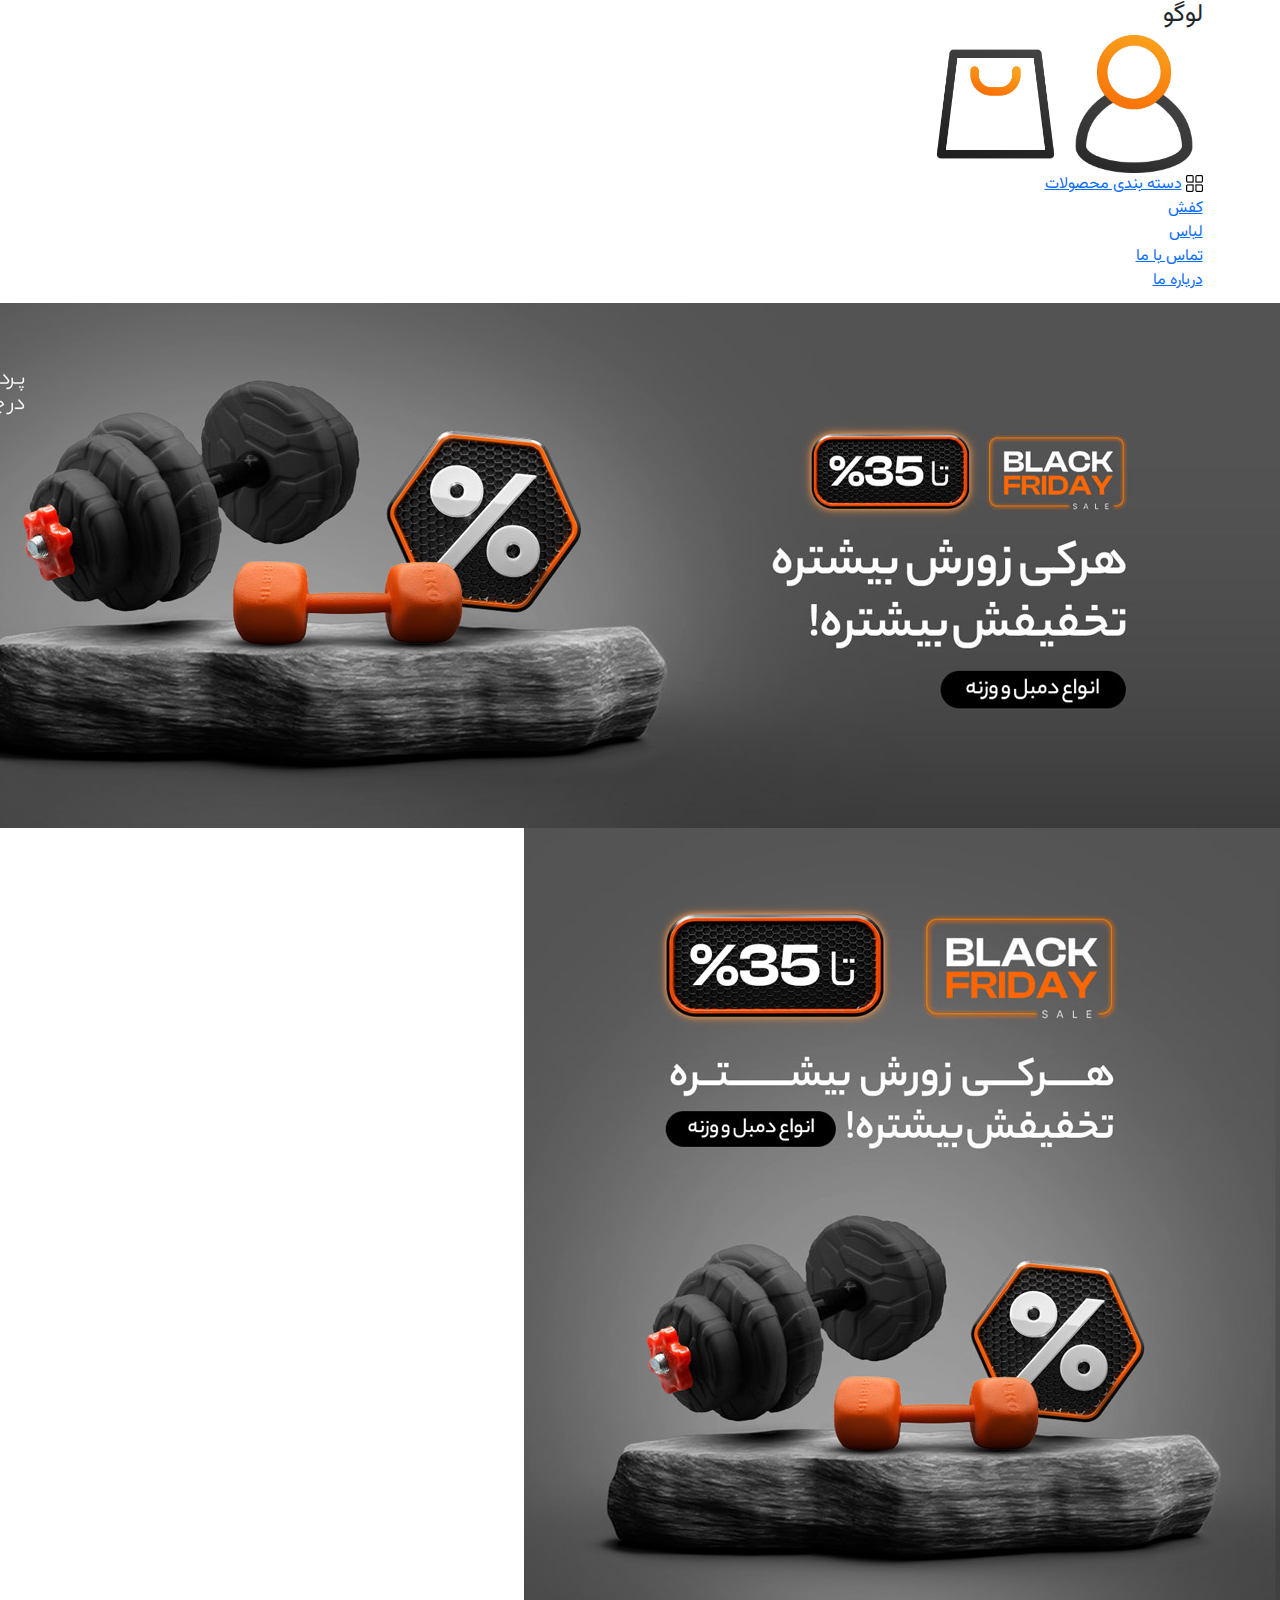
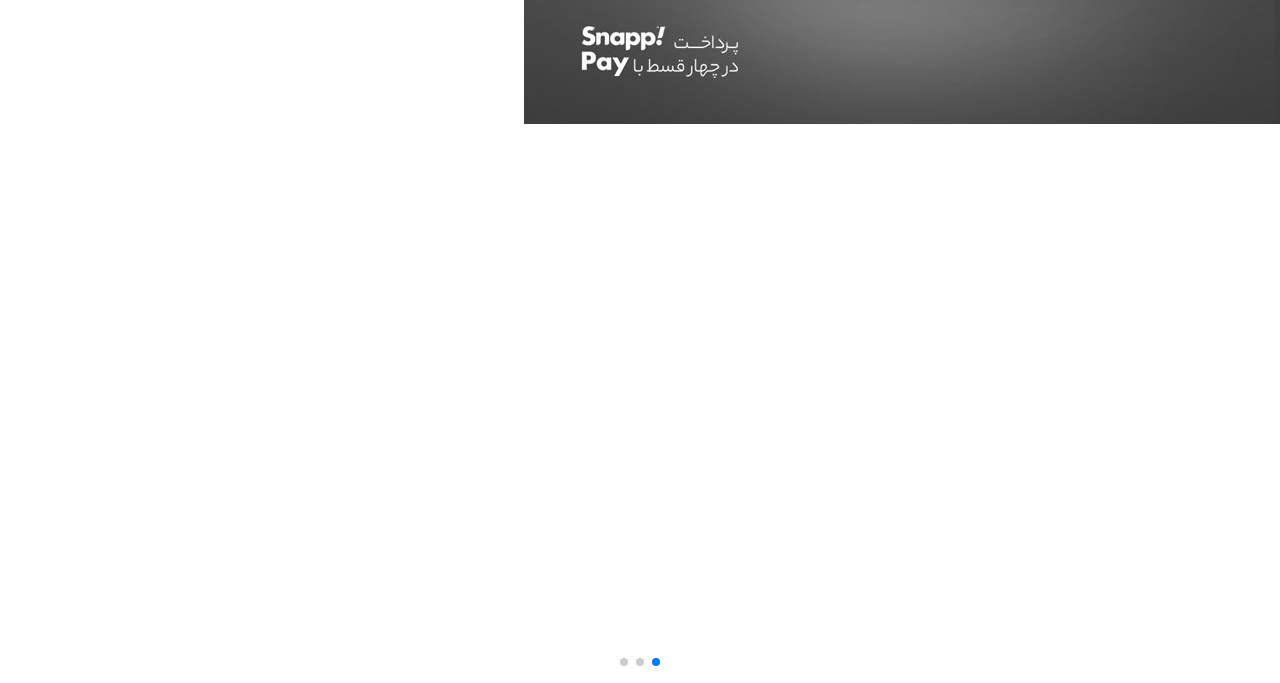
<file: index.html>
<!DOCTYPE html>
<html lang="fa" dir="rtl">

<head>
    <meta charset="UTF-8">
    <meta name="viewport" content="width=device-width, initial-scale=1.0">
    <title>Sport Website</title>
    <link rel="stylesheet" href="styles/reset.css">
    <link rel="stylesheet" href="styles/fonts.css">
    <link rel="stylesheet" href="styles/bootstrap.min.css">
    <link rel="stylesheet" href="styles/style.css">
    <link rel="stylesheet" href="styles/responsive.css">
    <link rel="stylesheet" href="styles/swiper-bundle.min.css">
</head>

<body>

    <!--==== Header ==== -->
    <header class="header">

        <div class="container">
            <!-- Top Header -->
            <section class="header-top">
                <h1 class="header-logo">لوگو</h1>

                <div class="header-user">
                    <img src="images/profile.png" alt="user profile" class="header-user__icon">
                    <img src="images/bag.png" alt="user bag" class="header-user__icon">
                </div>

                <!-- Mobile Menu -->
                <div class="header-toggle">
                    <span class="header-toggle__line"></span>
                </div>
            </section>

            <!--==== Navogation ====-->
            <nav class="nav">
                <ul class="header-list">
                    <li class="header-list-item">
                        <img src="images/category.png" alt="category" class="header-list-icon">
                        <a href="#" class="header-list__link">دسته بندی محصولات</a>
                    </li>
                    <li class="header-list-item"><a href="#" class="header-list__link">کفش</a></li>
                    <li class="header-list-item"><a href="#" class="header-list__link">لباس</a></li>
                    <li class="header-list-item"><a href="#" class="header-list__link">تماس با ما</a></li>
                    <li class="header-list-item"><a href="#" class="header-list__link">درباره ما</a></li>
                </ul>
            </nav>

        </div>

        <!-- Home -->
        <section class="home">
            <div class="swiper">
                <div class="swiper-wrapper  home-slider">
                    <div class="swiper-slide">
                        <img src="images/home01.jpg" alt="" class="home-slider__img desktop">
                        <img src="images/home-mobile01.jpg" alt="" class="home-slider__img mobile">
                    </div>
                    <div class="swiper-slide">
                        <img src="images/home02.jpg" alt="" class="home-slider__img desktop">
                        <img src="images/home-mobile02.jpg" alt="" class="home-slider__img mobile">
                    </div>
                    <div class="swiper-slide">
                        <img src="images/home03.jpg" alt="" class="home-slider__img desktop">
                        <img src="images/home-mobile03.jpg" alt="" class="home-slider__img mobile">
                    </div>
                </div>

                <div class="swiper-pagination"></div>
            </div>
        </section>


    </header>

    <div class="overlay"></div>

    <script src="js/scripts.js"></script>
    <script src="js/swiper-bundle.min.js"></script>
    <script src="js/swiper.js"></script>
</body>

</html>
</file>
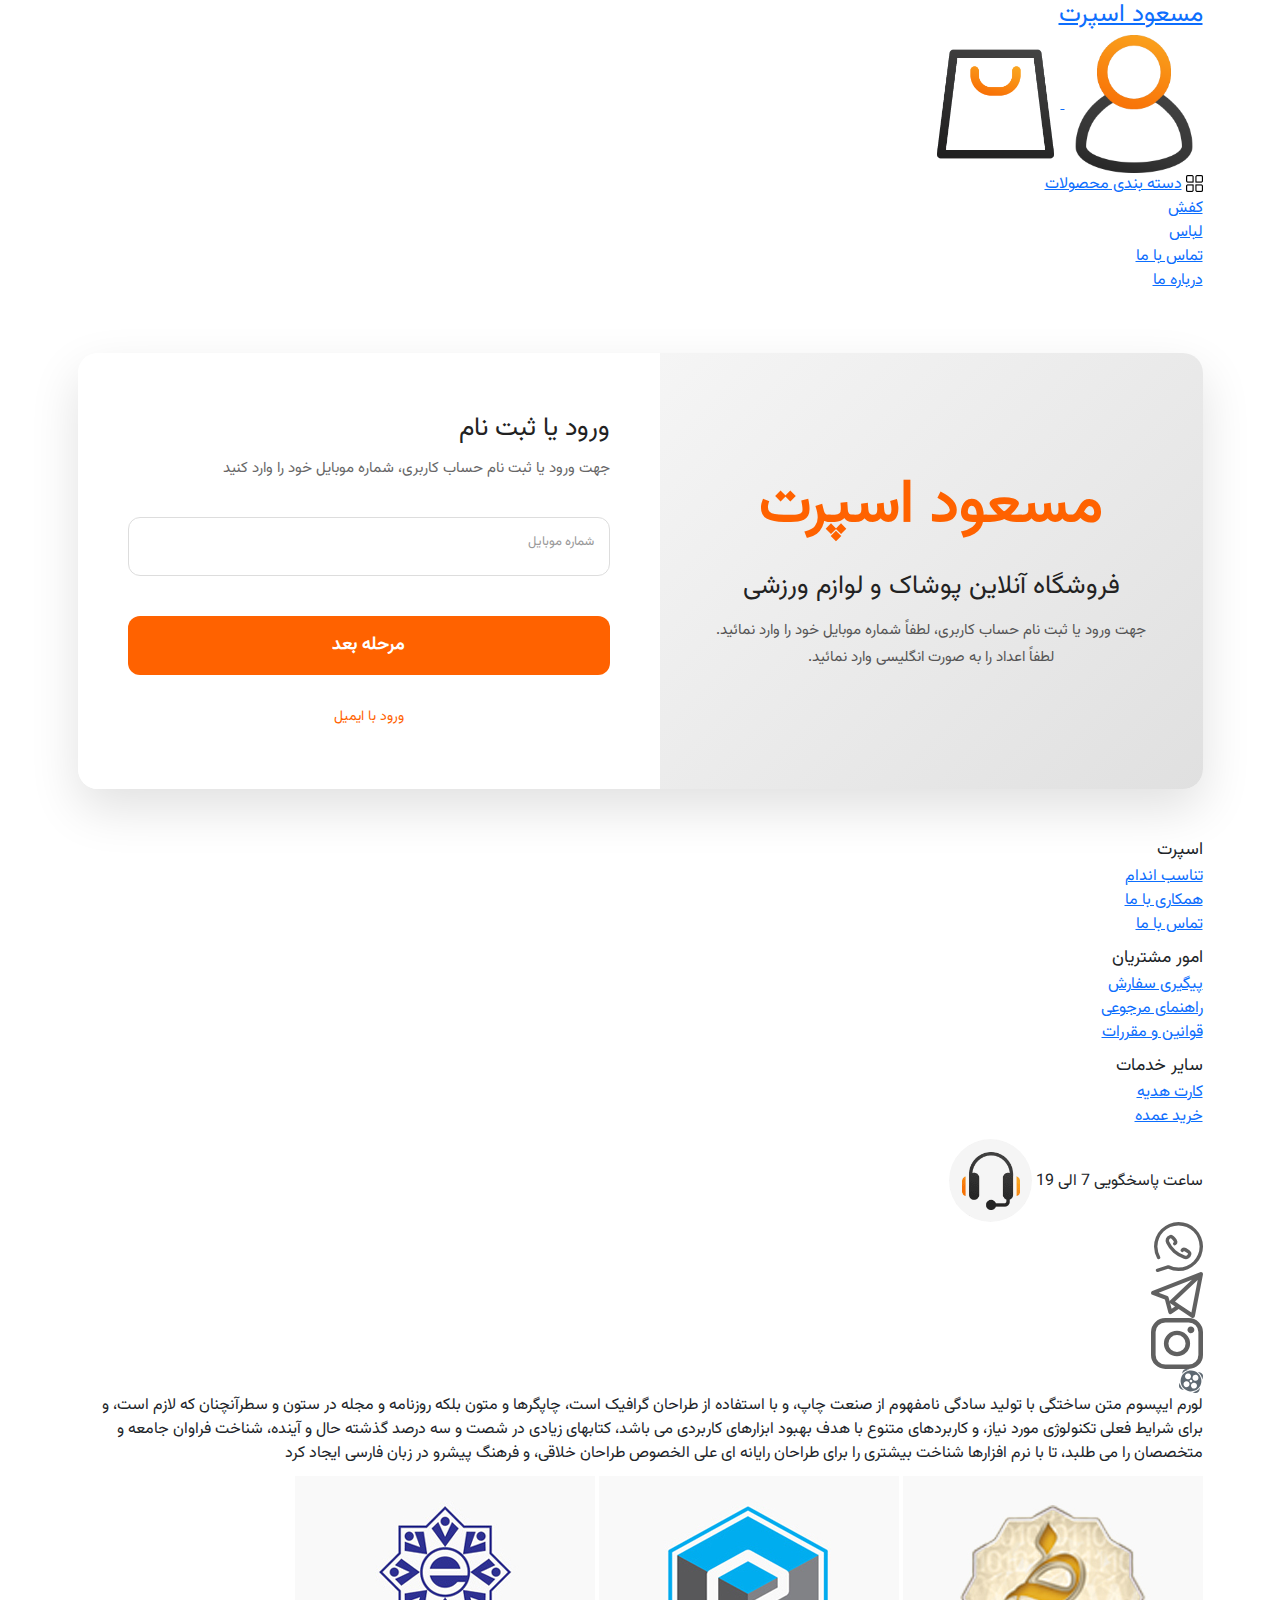
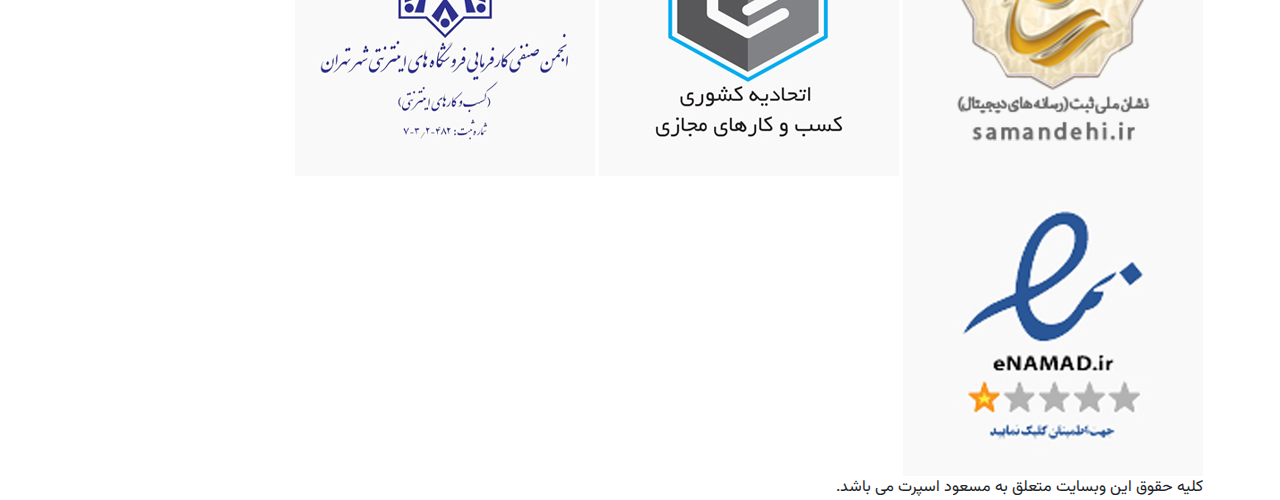
<file: login.html>
<!DOCTYPE html>
<html lang="fa" dir="rtl">

<head>
    <meta charset="UTF-8">
    <meta name="viewport" content="width=device-width, initial-scale=1.0">
    <title>ورود</title>
    <link rel="stylesheet" href="styles/reset.css">
    <link rel="stylesheet" href="styles/fonts.css">
    <link rel="stylesheet" href="styles/bootstrap.min.css">
    <link rel="stylesheet" href="styles/style.css">
    <link rel="stylesheet" href="styles/login.css">
    <link rel="stylesheet" href="styles/responsive.css">
</head>

<body>
    <!--==== Header ==== -->
    <header class="header">
        <div class="container">
            <!-- Top Header -->
            <section class="header-top">
                <h1 class="header-logo">
                    <a href="index.html" class="header-logo__link">مسعود اسپرت</a>
                </h1>

                <div class="header-user">
                    <a href="login.html" class="header-user__link">
                        <img src="images/profile.png" alt="user profile" class="header-user__icon">
                    </a>
                    <img src="images/bag.png" alt="user bag" class="header-user__icon">
                </div>

                <!-- Mobile Menu -->
                <div class="header-toggle">
                    <span class="header-toggle__line"></span>
                </div>
            </section>

            <!-- Navogation -->
            <nav class="nav">
                <ul class="header-list">
                    <li class="header-list-item">
                        <img src="images/category.png" alt="category" class="header-list-icon">
                        <a href="#" class="header-list__link">دسته بندی محصولات</a>
                    </li>
                    <li class="header-list-item"><a href="#" class="header-list__link">کفش</a></li>
                    <li class="header-list-item"><a href="#" class="header-list__link">لباس</a></li>
                    <li class="header-list-item"><a href="#" class="header-list__link">تماس با ما</a></li>
                    <li class="header-list-item"><a href="#" class="header-list__link">درباره ما</a></li>
                </ul>
            </nav>
        </div>
    </header>

    <main class="main">
        <div class="container">
            <div class="login-wrapper">
                <div class="left">
                    <div class="logo">مسعود اسپرت</div>
                    <h2>فروشگاه آنلاین پوشاک و لوازم ورزشی</h2>
                    <p>جهت ورود یا ثبت نام حساب کاربری، لطفاً شماره موبایل خود را وارد نمائید.<br>لطفاً اعداد را به صورت
                        انگلیسی
                        وارد نمائید.</p>
                </div>
                <div class="right">
                    <h3>ورود یا ثبت نام</h3>
                    <p>جهت ورود یا ثبت نام حساب کاربری، شماره موبایل خود را وارد کنید</p>
                    <div class="input-wrapper">
                        <input type="text" placeholder="" maxlength="11">
                    </div>
                    <button class="login-btn">مرحله بعد</button>
                    <div class="links">
                        <a href="#">ورود با ایمیل</a>
                    </div>

                </div>
            </div>
        </div>
    </main>

    <footer class="footer">
        <div class="container">
            <div class="footer-wrapper">
                <!-- Footer Wrapper -->
                <div class="footer-list-wrapper">
                    <!-- Footer List -->
                    <ul class="footer-list">
                        <h3 class="footer-list__title">اسپرت</h3>
                        <li class="footer-list__item">
                            <a href="#" class="footer-list__link">تناسب اندام</a>
                        </li>
                        <li class="footer-list__item">
                            <a href="#" class="footer-list__link">همکاری با ما</a>
                        </li>
                        <li class="footer-list__item">
                            <a href="#" class="footer-list__link">تماس با ما</a>
                        </li>
                    </ul>
                    <ul class="footer-list">
                        <h3 class="footer-list__title">امور مشتریان</h3>
                        <li class="footer-list__item">
                            <a href="#" class="footer-list__link">پیگیری سفارش</a>
                        </li>
                        <li class="footer-list__item">
                            <a href="#" class="footer-list__link">راهنمای مرجوعی</a>
                        </li>
                        <li class="footer-list__item">
                            <a href="#" class="footer-list__link">قوانین و مقررات</a>
                        </li>
                    </ul>
                    <ul class="footer-list">
                        <h3 class="footer-list__title">سایر خدمات</h3>
                        <li class="footer-list__item">
                            <a href="#" class="footer-list__link">کارت هدیه</a>
                        </li>
                        <li class="footer-list__item">
                            <a href="#" class="footer-list__link">خرید عمده</a>
                        </li>
                    </ul>
                </div>

                <!-- Footer Contact -->
                <div class="footer-contact">
                    <div class="footer-contact__call">
                        <span class="footer-contact__number">ساعت پاسخگویی 7 الی 19</span>
                        <img src="images/call.png" alt="call icon" class="footer-contact__logo">
                    </div>

                    <div class="footer-social">
                        <div class="footer-social__box">
                            <img src="images/whatsapp.svg" alt="" class="footer-social__icon">
                        </div>
                        <div class="footer-social__box">
                            <img src="images/telegram.svg" alt="" class="footer-social__icon">
                        </div>
                        <div class="footer-social__box">
                            <img src="images/instagram.svg" alt="" class="footer-social__icon">
                        </div>
                        <div class="footer-social__box">
                            <img src="images/aparat.svg" alt="" class="footer-social__icon">
                        </div>
                    </div>
                </div>
            </div>


            <!-- Foorer Description -->
            <div class="footer-description">
                <p class="footer-description__caption">
                    لورم ایپسوم متن ساختگی با تولید سادگی نامفهوم از صنعت چاپ، و با استفاده از طراحان گرافیک است،
                    چاپگرها و متون بلکه روزنامه و مجله در ستون و سطرآنچنان که لازم است، و برای شرایط فعلی تکنولوژی مورد
                    نیاز، و کاربردهای متنوع با هدف بهبود ابزارهای کاربردی می باشد، کتابهای زیادی در شصت و سه درصد گذشته
                    حال و آینده، شناخت فراوان جامعه و متخصصان را می طلبد، تا با نرم افزارها شناخت بیشتری را برای طراحان
                    رایانه ای علی الخصوص طراحان خلاقی، و فرهنگ پیشرو در زبان فارسی ایجاد کرد
                </p>
                <div class="footer-permission">
                    <div class="footer-permission__box">
                        <img src="images/namad1.jpg" alt="Permission" class="footer-permission__img">
                        <img src="images/namad2.jpg" alt="Permission" class="footer-permission__img">
                        <img src="images/namad3.jpg" alt="Permission" class="footer-permission__img">
                        <img src="images/namad4.jpg" alt="Permission" class="footer-permission__img">
                    </div>
                </div>

                <div class="footer-line"></div>
                <span class="footer-copyright">کلیه حقوق این وبسایت متعلق به مسعود اسپرت می باشد.</span>
            </div>
        </div>
    </footer>

    <!--==== Overlay ====-->
    <div class="overlay"></div>

    <script src="js/scripts.js"></script>
    <script src="js/swiper-bundle.min.js"></script>
    <script src="js/swiper.js"></script>
</body>

</html>
</file>
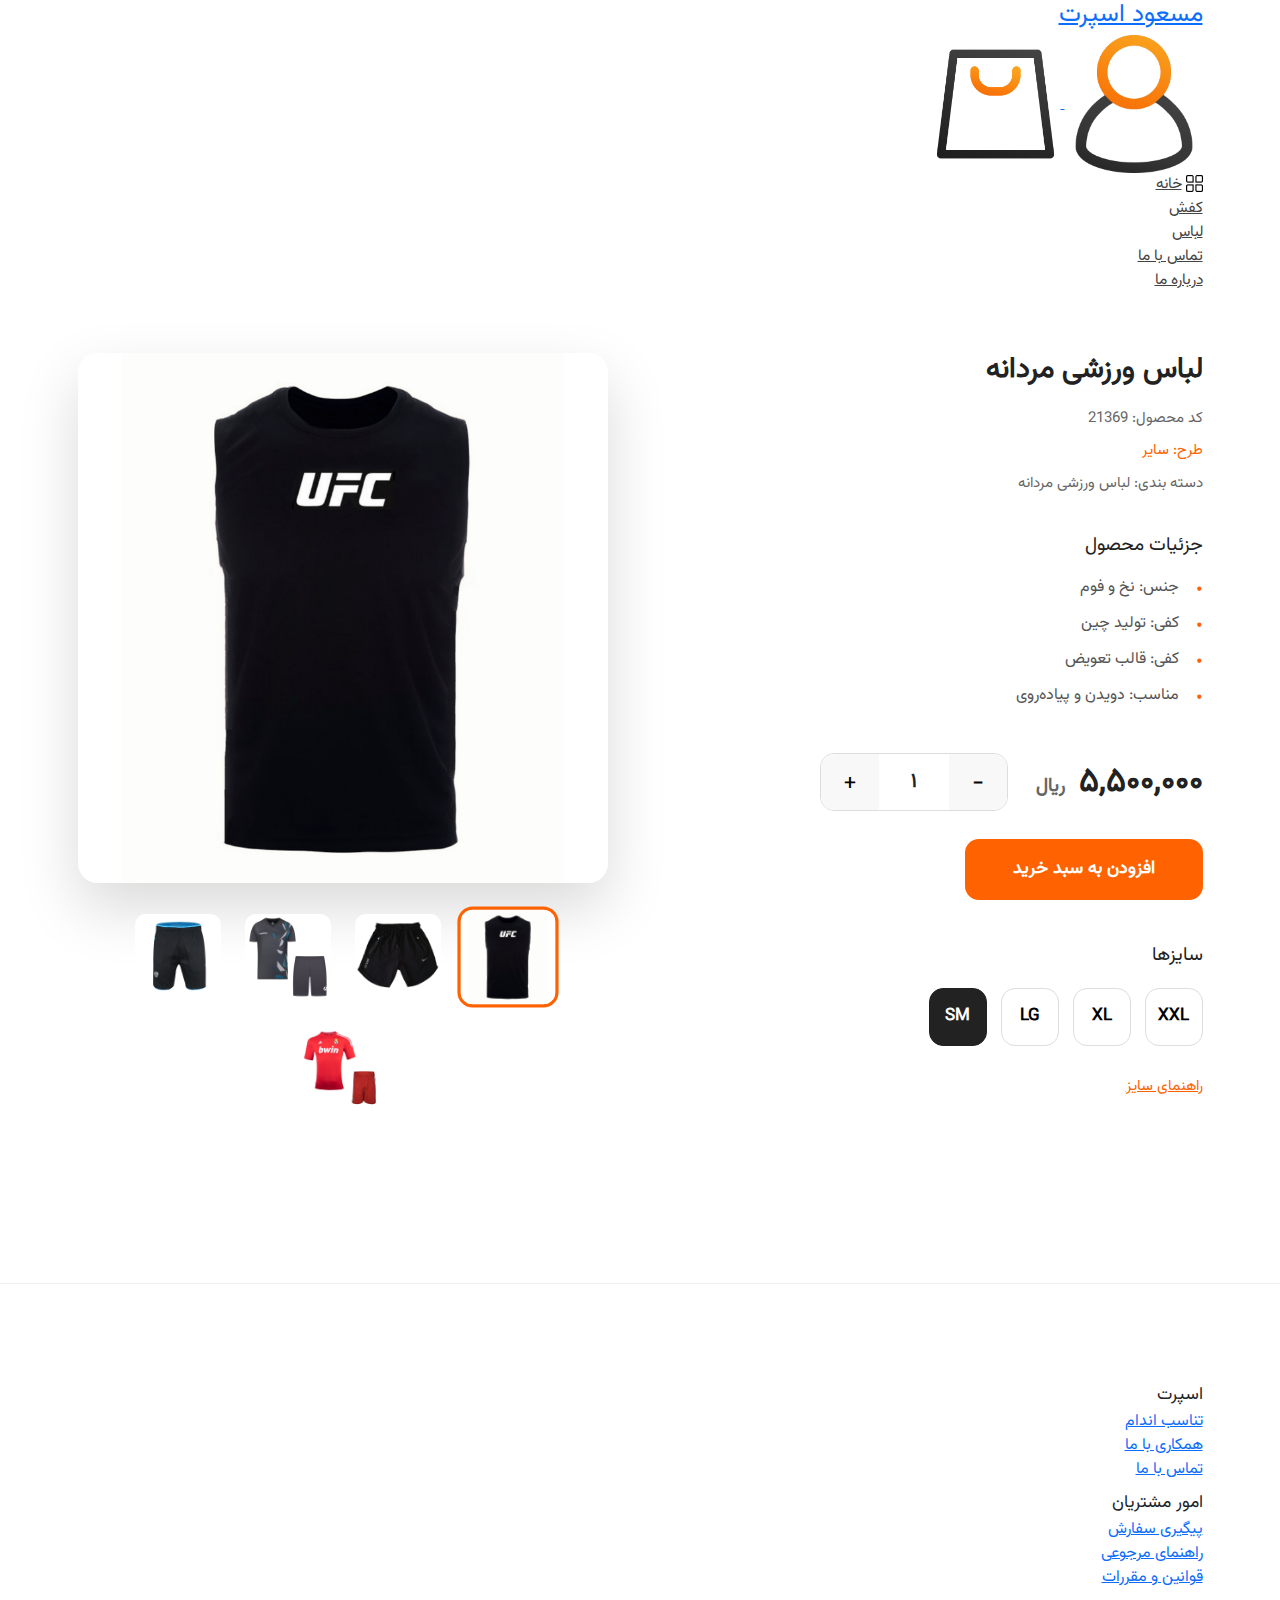
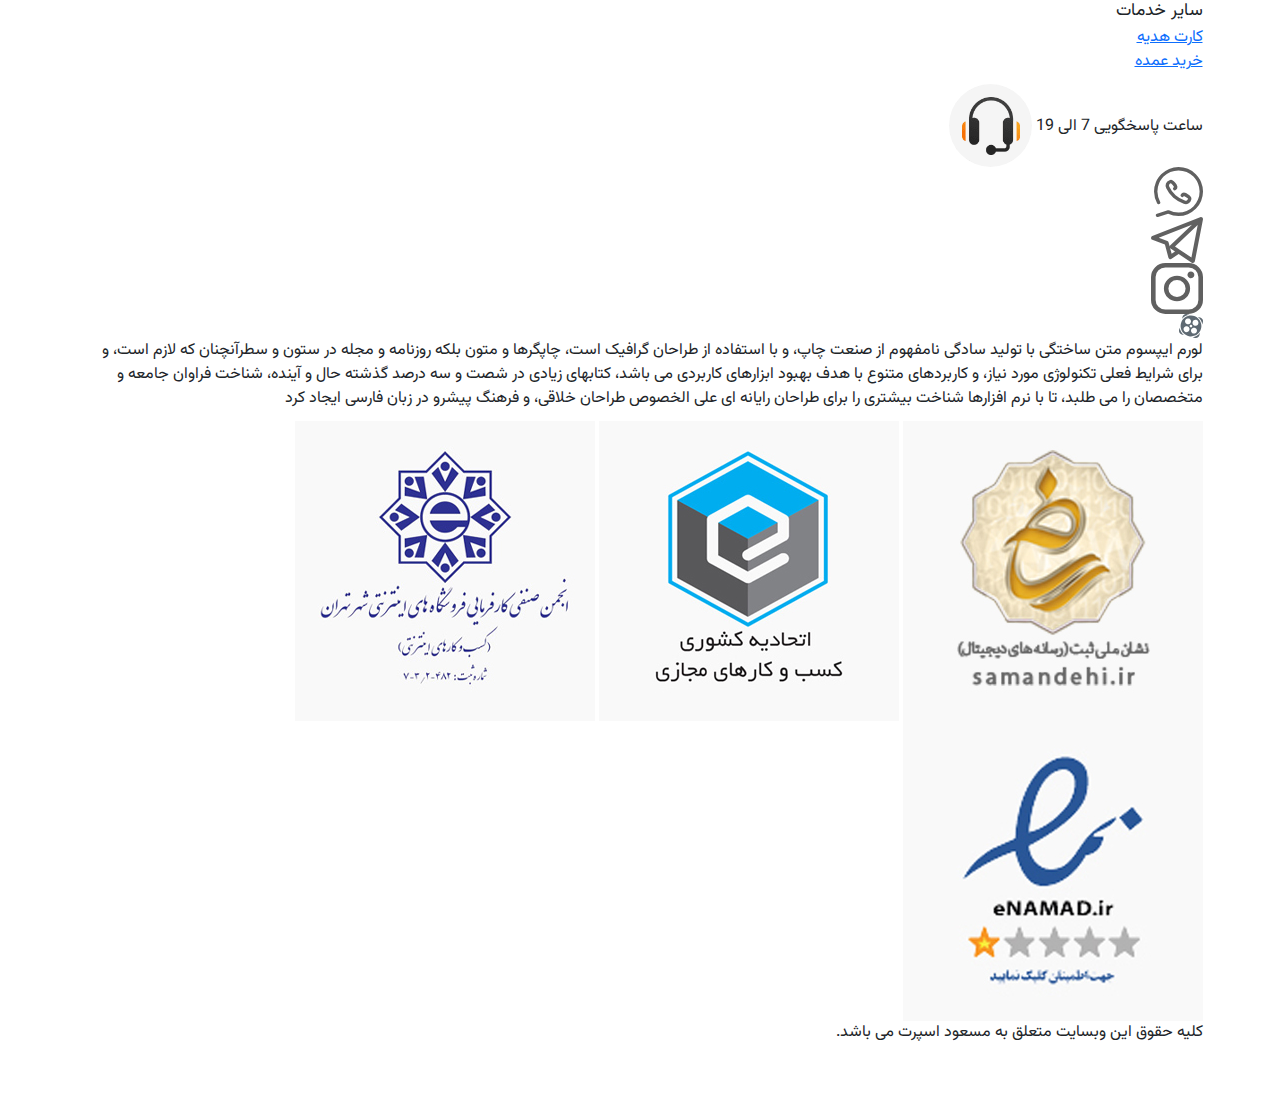
<file: Product-2.html>
<!DOCTYPE html>
<html lang="fa" dir="rtl">

<head>
    <meta charset="UTF-8">
    <meta name="viewport" content="width=device-width, initial-scale=1.0">
    <title>لباس</title>
    <link rel="stylesheet" href="styles/reset.css">
    <link rel="stylesheet" href="styles/fonts.css">
    <link rel="stylesheet" href="styles/bootstrap.min.css">
    <link rel="stylesheet" href="styles/style.css">
    <link rel="stylesheet" href="styles/Product.css">
    <link rel="stylesheet" href="styles/login.css">
    <link rel="stylesheet" href="styles/responsive.css">
</head>

<body>
    <!--==== Header ==== -->
    <header class="header">
        <div class="container">
            <!-- Top Header -->
            <section class="header-top">
                <h1 class="header-logo">
                    <a href="index.html" class="header-logo__link">مسعود اسپرت</a>
                </h1>

                <div class="header-user">
                    <a href="login.html" class="header-user__link">
                        <img src="images/profile.png" alt="user profile" class="header-user__icon">
                    </a>
                    <img src="images/bag.png" alt="user bag" class="header-user__icon">
                </div>

                <!-- Mobile Menu -->
                <div class="header-toggle">
                    <span class="header-toggle__line"></span>
                </div>
            </section>

            <!-- Navogation -->
            <nav class="nav">
                <ul class="header-list">
                    <li class="header-list-item">
                        <img src="images/category.png" alt="category" class="header-list-icon">
                        <a href="index.html" class="header-list__link">خانه</a>
                    </li>
                    <li class="header-list-item"><a href="shoes.html" class="header-list__link">کفش</a></li>
                    <li class="header-list-item"><a href="shirt.html" class="header-list__link">لباس</a></li>
                    <li class="header-list-item"><a href="#" class="header-list__link">تماس با ما</a></li>
                    <li class="header-list-item"><a href="#" class="header-list__link">درباره ما</a></li>
                </ul>
            </nav>
        </div>
    </header>

    <!-- محتوای اصلی محصول -->
    <main class="main">
        <div class="container product-wrapper">

            <!-- سمت چپ: اطلاعات -->
            <div class="product-info">
                <h1 class="title">لباس ورزشی مردانه</h1>
                <div class="meta">
                    <span>کد محصول: 21369</span>
                    <span>طرح: سایر</span>
                    <span>دسته بندی: لباس ورزشی مردانه</span>
                </div>

                <div class="details">
                    <h3>جزئیات محصول</h3>
                    <ul>
                        <li>جنس: نخ و فوم</li>
                        <li>کفی: تولید چین</li>
                        <li>کفی: قالب تعویض</li>
                        <li>مناسب: دویدن و پیاده‌روی</li>
                    </ul>
                </div>

                <div class="price-section">
                    <div class="price">۵,۵۰۰,۰۰۰ <span class="currency">ریال</span></div>
                    <div class="quantity">
                        <button class="minus">-</button>
                        <span class="num">۱</span>
                        <button class="plus">+</button>
                    </div>
                    <button class="add-to-cart">افزودن به سبد خرید</button>
                </div>

                <div class="size-section">
                    <h3>سایزها</h3>
                    <div class="sizes">
                        <button data-size="42">XXL</button>
                        <button data-size="41">XL</button>
                        <button data-size="44">LG</button>
                        <button data-size="45" class="active">SM</button>
                    </div>
                </div>

                <a href="#" class="size-guide">راهنمای سایز</a>
            </div>

            <!-- سمت راست: تصاویر -->
            <div class="product-gallery">
                <div class="main-img">
                    <img src="images/shirt9.jpg" alt="کفش نایک" id="mainImage">
                </div>
                <div class="thumbnails">
                    <img src="images/shirt9.jpg" class="active" data-src="main.jpg" alt="">
                    <img src="images/shirt2.jpg" data-src="thumb-2.jpg" alt="">
                    <img src="images/shirt3.jpg" data-src="thumb-3.jpg" alt="">
                    <img src="images/shirt4.jpg" data-src="thumb-4.jpg" alt="">
                    <img src="images/shirt5.jpg" data-src="thumb-5.jpg" alt="">
                </div>
            </div>
        </div>
        </div>
    </main>

    <!--==== Footer ====-->
    <footer class="footer">
        <div class="container">
            <div class="footer-wrapper">
                <!-- Footer Wrapper -->
                <div class="footer-list-wrapper">
                    <!-- Footer List -->
                    <ul class="footer-list">
                        <h3 class="footer-list__title">اسپرت</h3>
                        <li class="footer-list__item">
                            <a href="#" class="footer-list__link">تناسب اندام</a>
                        </li>
                        <li class="footer-list__item">
                            <a href="#" class="footer-list__link">همکاری با ما</a>
                        </li>
                        <li class="footer-list__item">
                            <a href="#" class="footer-list__link">تماس با ما</a>
                        </li>
                    </ul>
                    <ul class="footer-list">
                        <h3 class="footer-list__title">امور مشتریان</h3>
                        <li class="footer-list__item">
                            <a href="#" class="footer-list__link">پیگیری سفارش</a>
                        </li>
                        <li class="footer-list__item">
                            <a href="#" class="footer-list__link">راهنمای مرجوعی</a>
                        </li>
                        <li class="footer-list__item">
                            <a href="#" class="footer-list__link">قوانین و مقررات</a>
                        </li>
                    </ul>
                    <ul class="footer-list">
                        <h3 class="footer-list__title">سایر خدمات</h3>
                        <li class="footer-list__item">
                            <a href="#" class="footer-list__link">کارت هدیه</a>
                        </li>
                        <li class="footer-list__item">
                            <a href="#" class="footer-list__link">خرید عمده</a>
                        </li>
                    </ul>
                </div>

                <!-- Footer Contact -->
                <div class="footer-contact">
                    <div class="footer-contact__call">
                        <span class="footer-contact__number">ساعت پاسخگویی 7 الی 19</span>
                        <img src="images/call.png" alt="call icon" class="footer-contact__logo">
                    </div>

                    <div class="footer-social">
                        <div class="footer-social__box">
                            <img src="images/whatsapp.svg" alt="" class="footer-social__icon">
                        </div>
                        <div class="footer-social__box">
                            <img src="images/telegram.svg" alt="" class="footer-social__icon">
                        </div>
                        <div class="footer-social__box">
                            <img src="images/instagram.svg" alt="" class="footer-social__icon">
                        </div>
                        <div class="footer-social__box">
                            <img src="images/aparat.svg" alt="" class="footer-social__icon">
                        </div>
                    </div>
                </div>
            </div>


            <!-- Foorer Description -->
            <div class="footer-description">
                <p class="footer-description__caption">
                    لورم ایپسوم متن ساختگی با تولید سادگی نامفهوم از صنعت چاپ، و با استفاده از طراحان گرافیک است،
                    چاپگرها و متون بلکه روزنامه و مجله در ستون و سطرآنچنان که لازم است، و برای شرایط فعلی تکنولوژی مورد
                    نیاز، و کاربردهای متنوع با هدف بهبود ابزارهای کاربردی می باشد، کتابهای زیادی در شصت و سه درصد گذشته
                    حال و آینده، شناخت فراوان جامعه و متخصصان را می طلبد، تا با نرم افزارها شناخت بیشتری را برای طراحان
                    رایانه ای علی الخصوص طراحان خلاقی، و فرهنگ پیشرو در زبان فارسی ایجاد کرد
                </p>
                <div class="footer-permission">
                    <div class="footer-permission__box">
                        <img src="images/namad1.jpg" alt="Permission" class="footer-permission__img">
                        <img src="images/namad2.jpg" alt="Permission" class="footer-permission__img">
                        <img src="images/namad3.jpg" alt="Permission" class="footer-permission__img">
                        <img src="images/namad4.jpg" alt="Permission" class="footer-permission__img">
                    </div>
                </div>

                <div class="footer-line"></div>
                <span class="footer-copyright">کلیه حقوق این وبسایت متعلق به مسعود اسپرت می باشد.</span>
            </div>
        </div>
    </footer>

    <!--==== Overlay ====-->
    <div class="overlay"></div>

    <script src="js/scripts.js"></script>
    <script src="js/swiper-bundle.min.js"></script>
    <script src="js/swiper.js"></script>

</body>

</html>
</file>
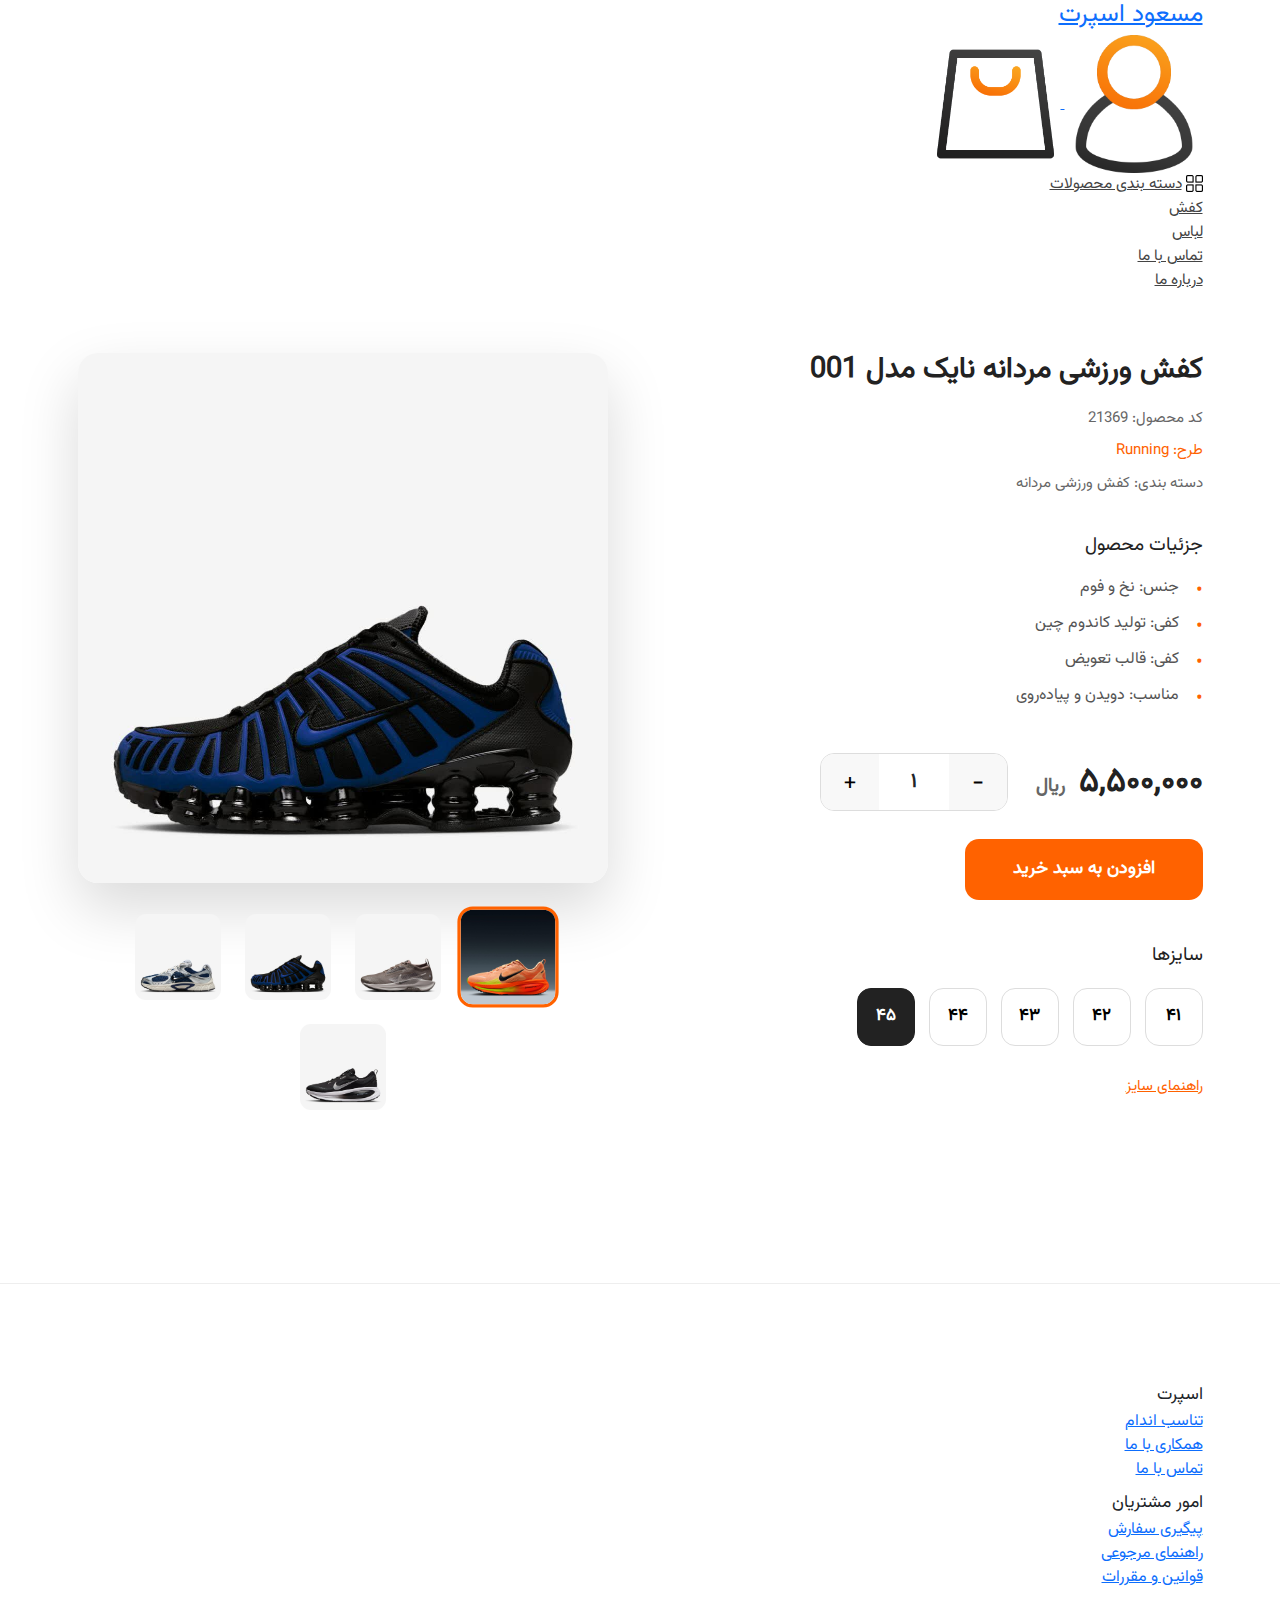
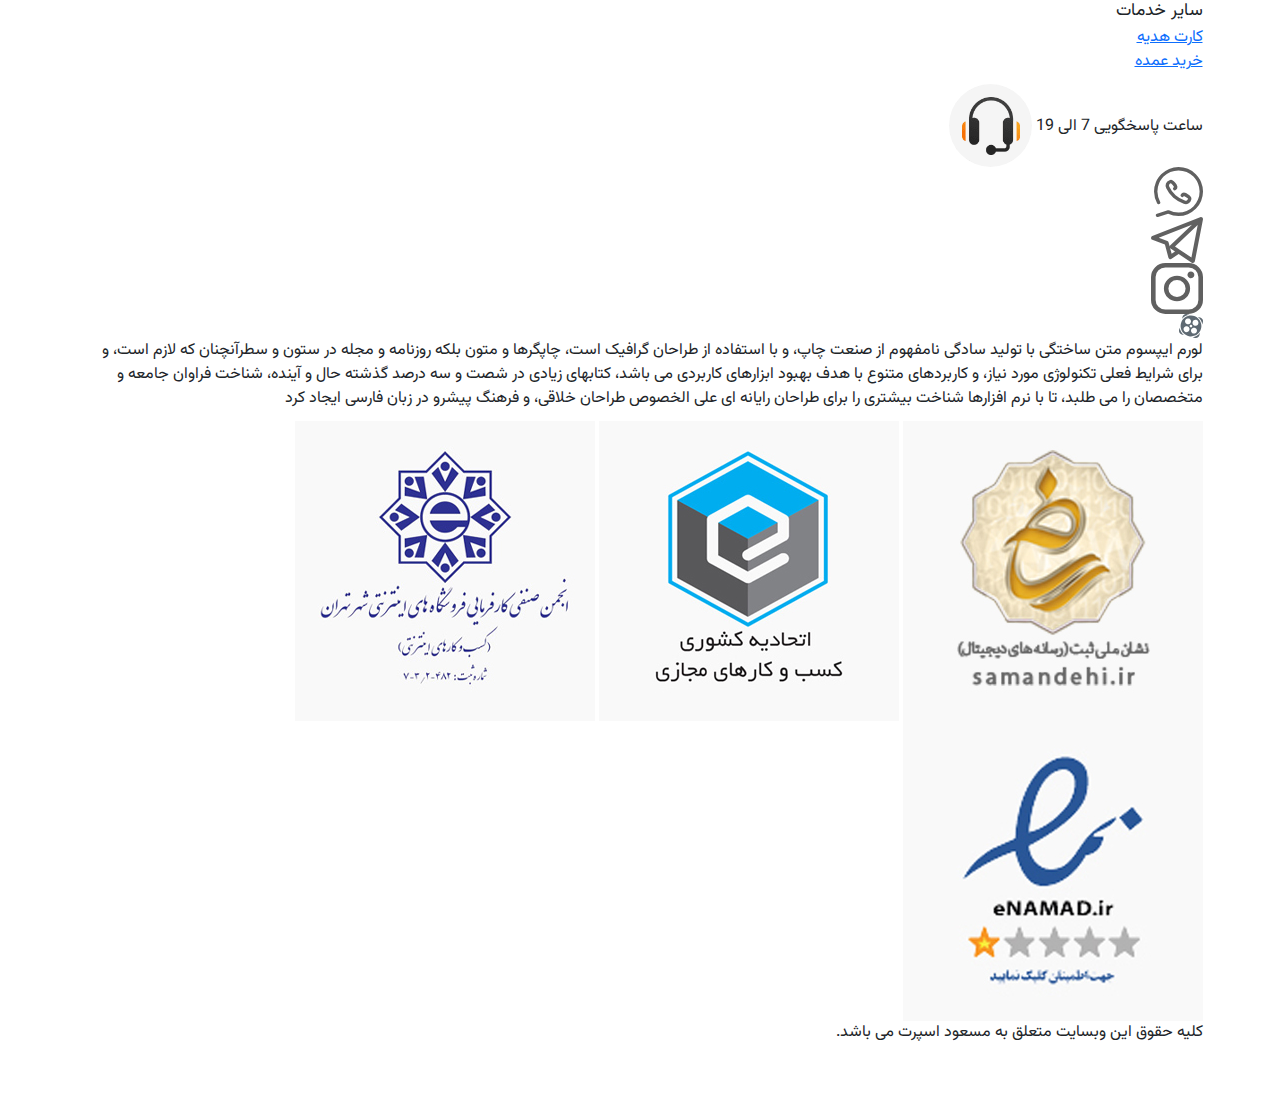
<file: Product.html>
<!DOCTYPE html>
<html lang="fa" dir="rtl">

<head>
    <meta charset="UTF-8">
    <meta name="viewport" content="width=device-width, initial-scale=1.0">
    <title>محصولات</title>
    <link rel="stylesheet" href="styles/reset.css">
    <link rel="stylesheet" href="styles/fonts.css">
    <link rel="stylesheet" href="styles/bootstrap.min.css">
    <link rel="stylesheet" href="styles/style.css">
    <link rel="stylesheet" href="styles/Product.css">
    <link rel="stylesheet" href="styles/login.css">
    <link rel="stylesheet" href="styles/responsive.css">
</head>

<body>
    <!--==== Header ==== -->
    <header class="header">
        <div class="container">
            <!-- Top Header -->
            <section class="header-top">
                <h1 class="header-logo">
                    <a href="index.html" class="header-logo__link">مسعود اسپرت</a>
                </h1>

                <div class="header-user">
                    <a href="login.html" class="header-user__link">
                        <img src="images/profile.png" alt="user profile" class="header-user__icon">
                    </a>
                    <img src="images/bag.png" alt="user bag" class="header-user__icon">
                </div>

                <!-- Mobile Menu -->
                <div class="header-toggle">
                    <span class="header-toggle__line"></span>
                </div>
            </section>

            <!-- Navogation -->
            <nav class="nav">
                <ul class="header-list">
                    <li class="header-list-item">
                        <img src="images/category.png" alt="category" class="header-list-icon">
                        <a href="#" class="header-list__link">دسته بندی محصولات</a>
                    </li>
                    <li class="header-list-item"><a href="#" class="header-list__link">کفش</a></li>
                    <li class="header-list-item"><a href="#" class="header-list__link">لباس</a></li>
                    <li class="header-list-item"><a href="#" class="header-list__link">تماس با ما</a></li>
                    <li class="header-list-item"><a href="#" class="header-list__link">درباره ما</a></li>
                </ul>
            </nav>
        </div>
    </header>

    <!-- محتوای اصلی محصول -->
    <main class="main">
        <div class="container product-wrapper">

            <!-- سمت چپ: اطلاعات -->
            <div class="product-info">
                <h1 class="title">کفش ورزشی مردانه نایک مدل 001</h1>
                <div class="meta">
                    <span>کد محصول: 21369</span>
                    <span>طرح: Running</span>
                    <span>دسته بندی: کفش ورزشی مردانه</span>
                </div>

                <div class="details">
                    <h3>جزئیات محصول</h3>
                    <ul>
                        <li>جنس: نخ و فوم</li>
                        <li>کفی: تولید کاندوم چین</li>
                        <li>کفی: قالب تعویض</li>
                        <li>مناسب: دویدن و پیاده‌روی</li>
                    </ul>
                </div>

                <div class="price-section">
                    <div class="price">۵,۵۰۰,۰۰۰ <span class="currency">ریال</span></div>
                    <div class="quantity">
                        <button class="minus">-</button>
                        <span class="num">۱</span>
                        <button class="plus">+</button>
                    </div>
                    <button class="add-to-cart">افزودن به سبد خرید</button>
                </div>

                <div class="size-section">
                    <h3>سایزها</h3>
                    <div class="sizes">
                        <button data-size="41">۴۱</button>
                        <button data-size="42">۴۲</button>
                        <button data-size="43">۴۳</button>
                        <button data-size="44">۴۴</button>
                        <button data-size="45" class="active">۴۵</button>
                    </div>
                </div>

                <a href="#" class="size-guide">راهنمای سایز</a>
            </div>

            <!-- سمت راست: تصاویر -->
            <div class="product-gallery">
                <div class="main-img">
                    <img src="images/pro-main.jpg" alt="کفش نایک" id="mainImage">
                </div>
                <div class="thumbnails">
                    <img src="images/pro-thumb-1.jpg" class="active" data-src="main.jpg" alt="">
                    <img src="images/pro-thumb-2.jpg" data-src="thumb-2.jpg" alt="">
                    <img src="images/pro-thumb-3.jpg" data-src="thumb-3.jpg" alt="">
                    <img src="images/pro-thumb-4.jpg" data-src="thumb-4.jpg" alt="">
                    <img src="images/pro-thumb-5.jpg" data-src="thumb-5.jpg" alt="">
                </div>
            </div>
        </div>
        </div>
    </main>

    <!--==== Footer ====-->
    <footer class="footer">
        <div class="container">
            <div class="footer-wrapper">
                <!-- Footer Wrapper -->
                <div class="footer-list-wrapper">
                    <!-- Footer List -->
                    <ul class="footer-list">
                        <h3 class="footer-list__title">اسپرت</h3>
                        <li class="footer-list__item">
                            <a href="#" class="footer-list__link">تناسب اندام</a>
                        </li>
                        <li class="footer-list__item">
                            <a href="#" class="footer-list__link">همکاری با ما</a>
                        </li>
                        <li class="footer-list__item">
                            <a href="#" class="footer-list__link">تماس با ما</a>
                        </li>
                    </ul>
                    <ul class="footer-list">
                        <h3 class="footer-list__title">امور مشتریان</h3>
                        <li class="footer-list__item">
                            <a href="#" class="footer-list__link">پیگیری سفارش</a>
                        </li>
                        <li class="footer-list__item">
                            <a href="#" class="footer-list__link">راهنمای مرجوعی</a>
                        </li>
                        <li class="footer-list__item">
                            <a href="#" class="footer-list__link">قوانین و مقررات</a>
                        </li>
                    </ul>
                    <ul class="footer-list">
                        <h3 class="footer-list__title">سایر خدمات</h3>
                        <li class="footer-list__item">
                            <a href="#" class="footer-list__link">کارت هدیه</a>
                        </li>
                        <li class="footer-list__item">
                            <a href="#" class="footer-list__link">خرید عمده</a>
                        </li>
                    </ul>
                </div>

                <!-- Footer Contact -->
                <div class="footer-contact">
                    <div class="footer-contact__call">
                        <span class="footer-contact__number">ساعت پاسخگویی 7 الی 19</span>
                        <img src="images/call.png" alt="call icon" class="footer-contact__logo">
                    </div>

                    <div class="footer-social">
                        <div class="footer-social__box">
                            <img src="images/whatsapp.svg" alt="" class="footer-social__icon">
                        </div>
                        <div class="footer-social__box">
                            <img src="images/telegram.svg" alt="" class="footer-social__icon">
                        </div>
                        <div class="footer-social__box">
                            <img src="images/instagram.svg" alt="" class="footer-social__icon">
                        </div>
                        <div class="footer-social__box">
                            <img src="images/aparat.svg" alt="" class="footer-social__icon">
                        </div>
                    </div>
                </div>
            </div>


            <!-- Foorer Description -->
            <div class="footer-description">
                <p class="footer-description__caption">
                    لورم ایپسوم متن ساختگی با تولید سادگی نامفهوم از صنعت چاپ، و با استفاده از طراحان گرافیک است،
                    چاپگرها و متون بلکه روزنامه و مجله در ستون و سطرآنچنان که لازم است، و برای شرایط فعلی تکنولوژی مورد
                    نیاز، و کاربردهای متنوع با هدف بهبود ابزارهای کاربردی می باشد، کتابهای زیادی در شصت و سه درصد گذشته
                    حال و آینده، شناخت فراوان جامعه و متخصصان را می طلبد، تا با نرم افزارها شناخت بیشتری را برای طراحان
                    رایانه ای علی الخصوص طراحان خلاقی، و فرهنگ پیشرو در زبان فارسی ایجاد کرد
                </p>
                <div class="footer-permission">
                    <div class="footer-permission__box">
                        <img src="images/namad1.jpg" alt="Permission" class="footer-permission__img">
                        <img src="images/namad2.jpg" alt="Permission" class="footer-permission__img">
                        <img src="images/namad3.jpg" alt="Permission" class="footer-permission__img">
                        <img src="images/namad4.jpg" alt="Permission" class="footer-permission__img">
                    </div>
                </div>

                <div class="footer-line"></div>
                <span class="footer-copyright">کلیه حقوق این وبسایت متعلق به مسعود اسپرت می باشد.</span>
            </div>
        </div>
    </footer>

    <!--==== Overlay ====-->
    <div class="overlay"></div>

    <script src="js/scripts.js"></script>
    <script src="js/swiper-bundle.min.js"></script>
    <script src="js/swiper.js"></script>

</body>

</html>
</file>
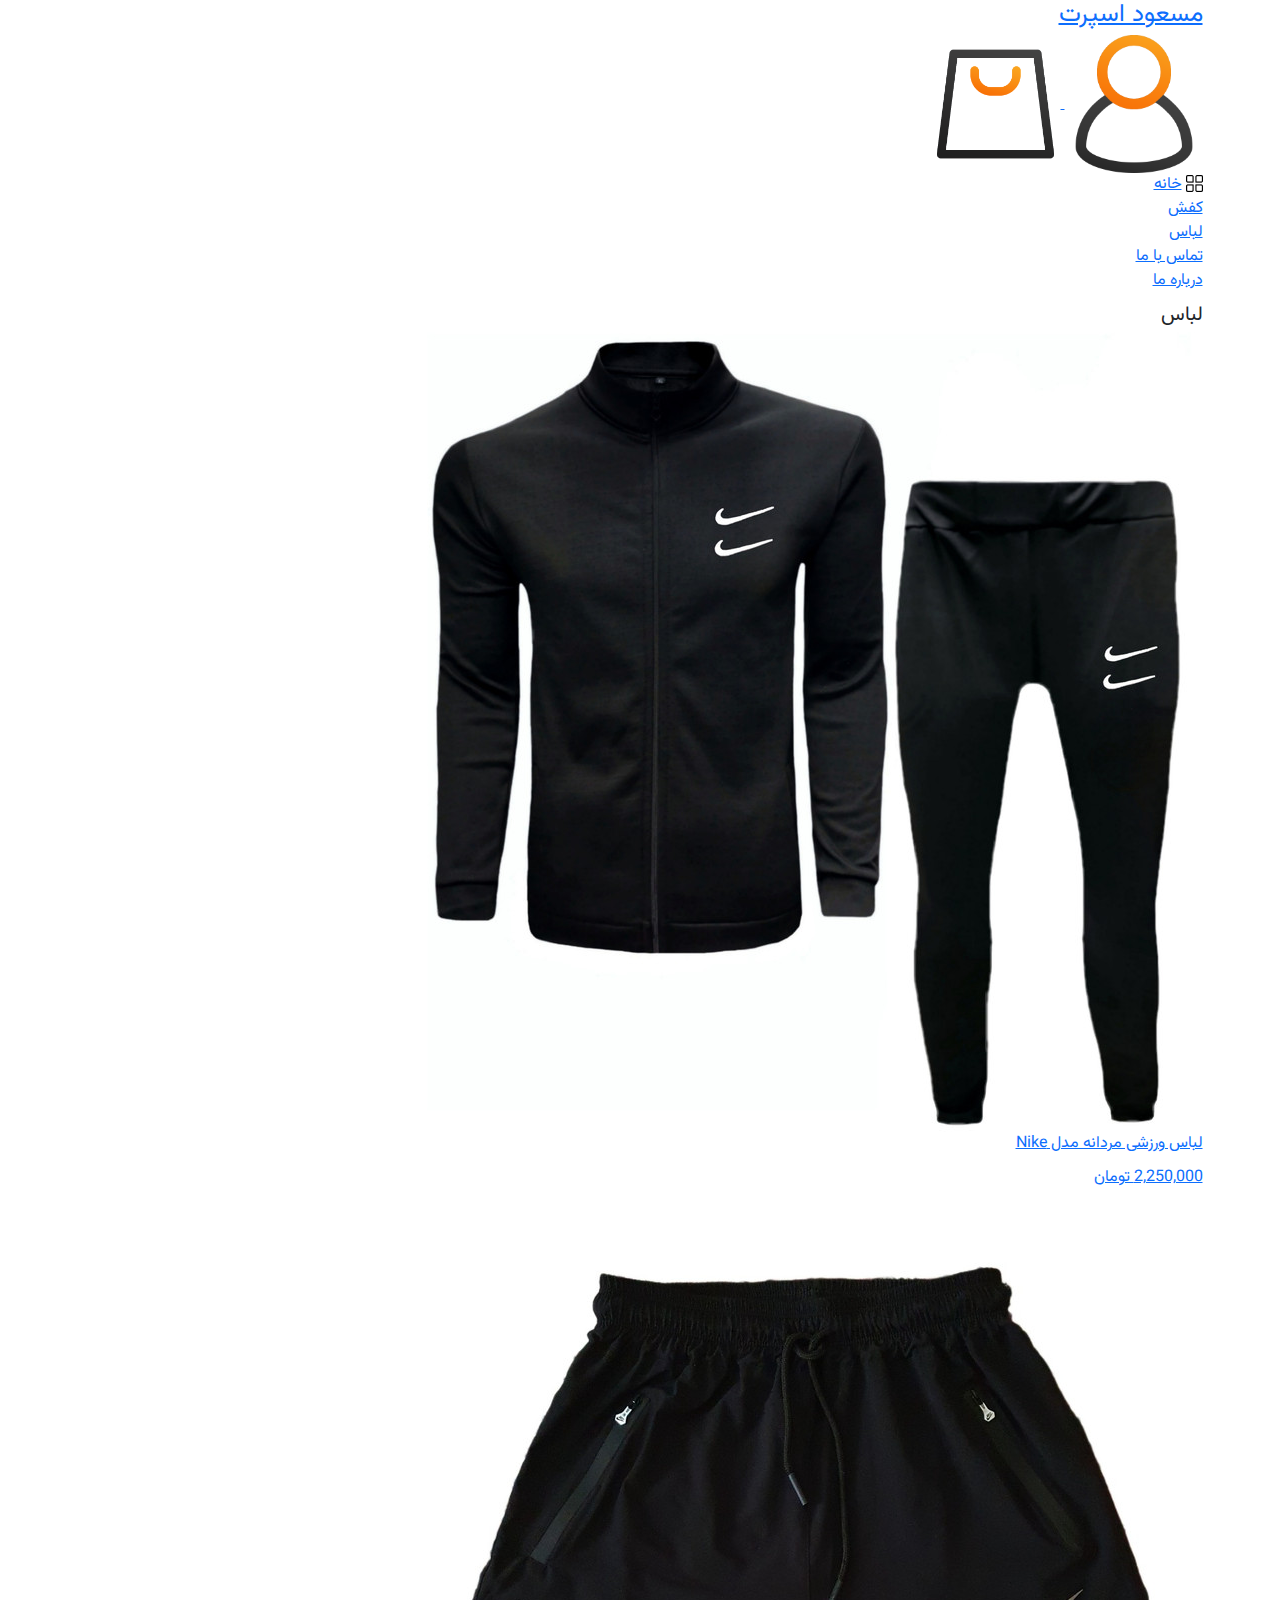
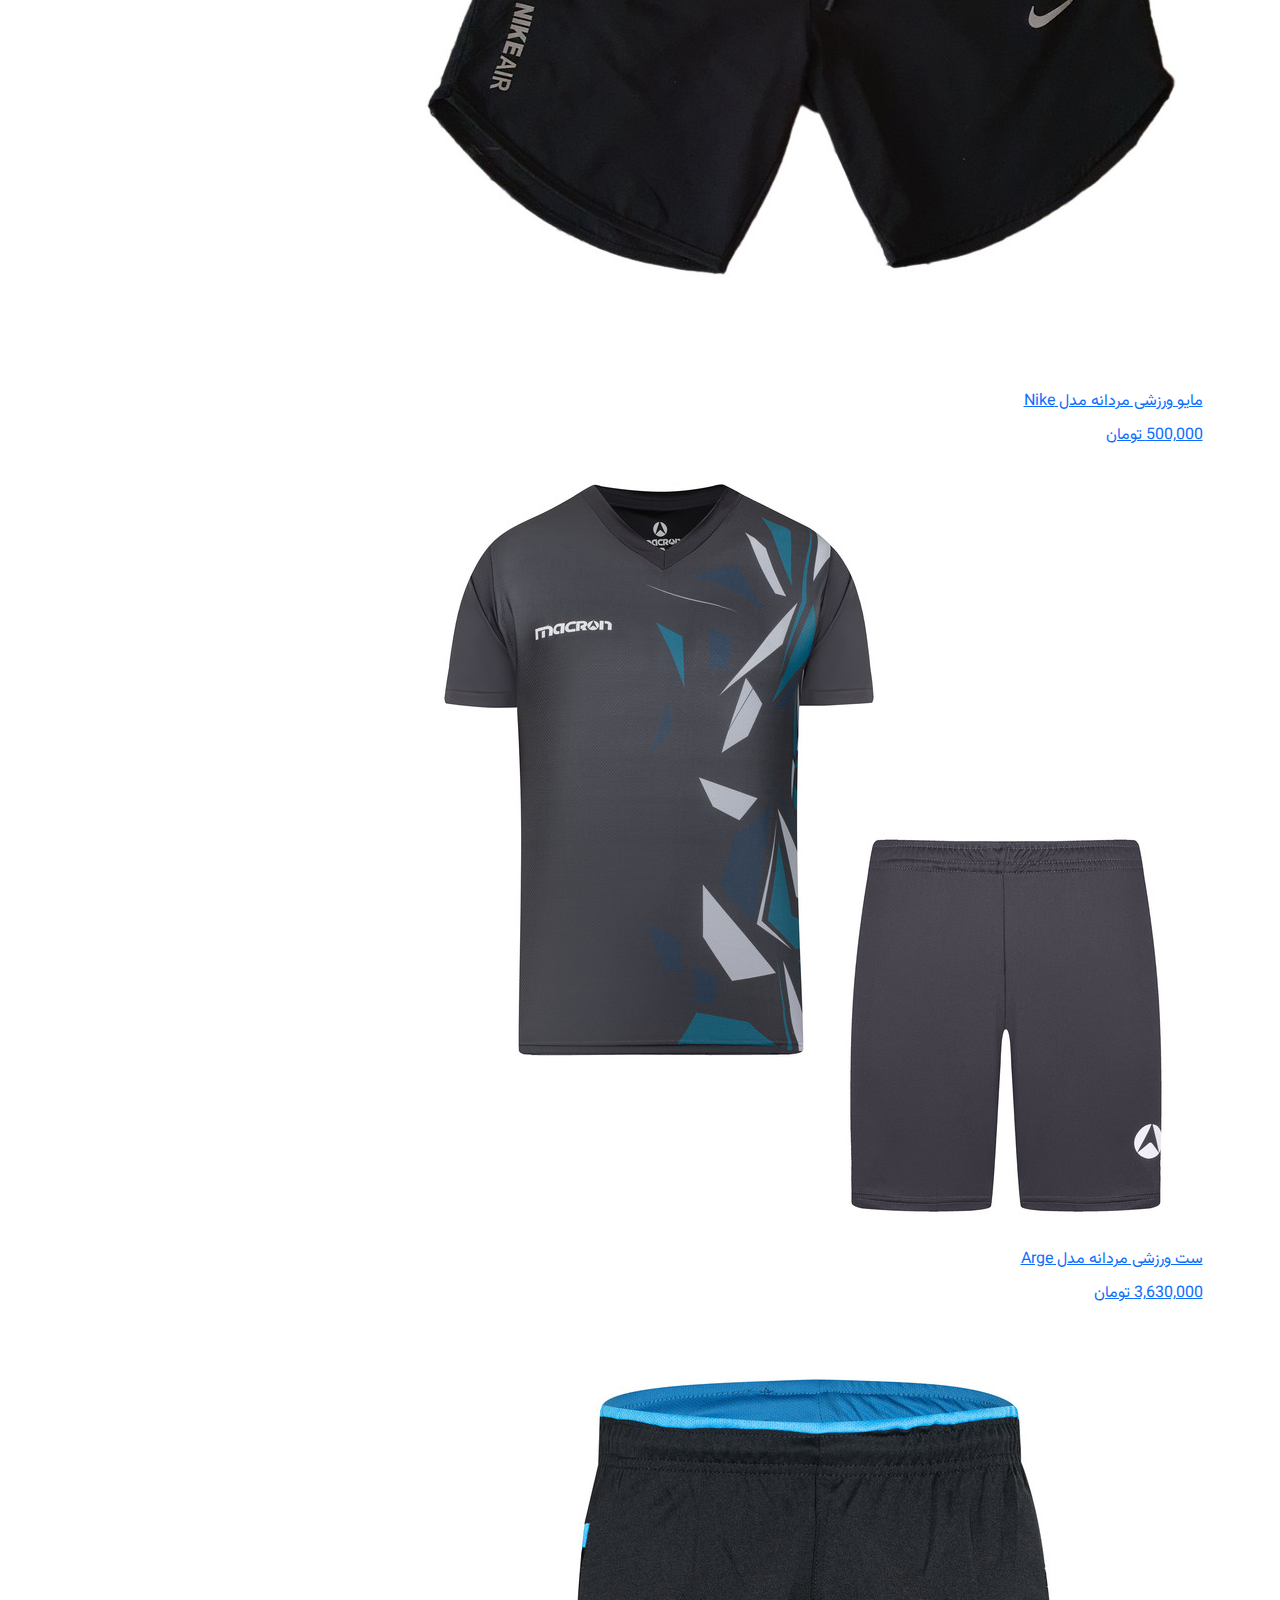
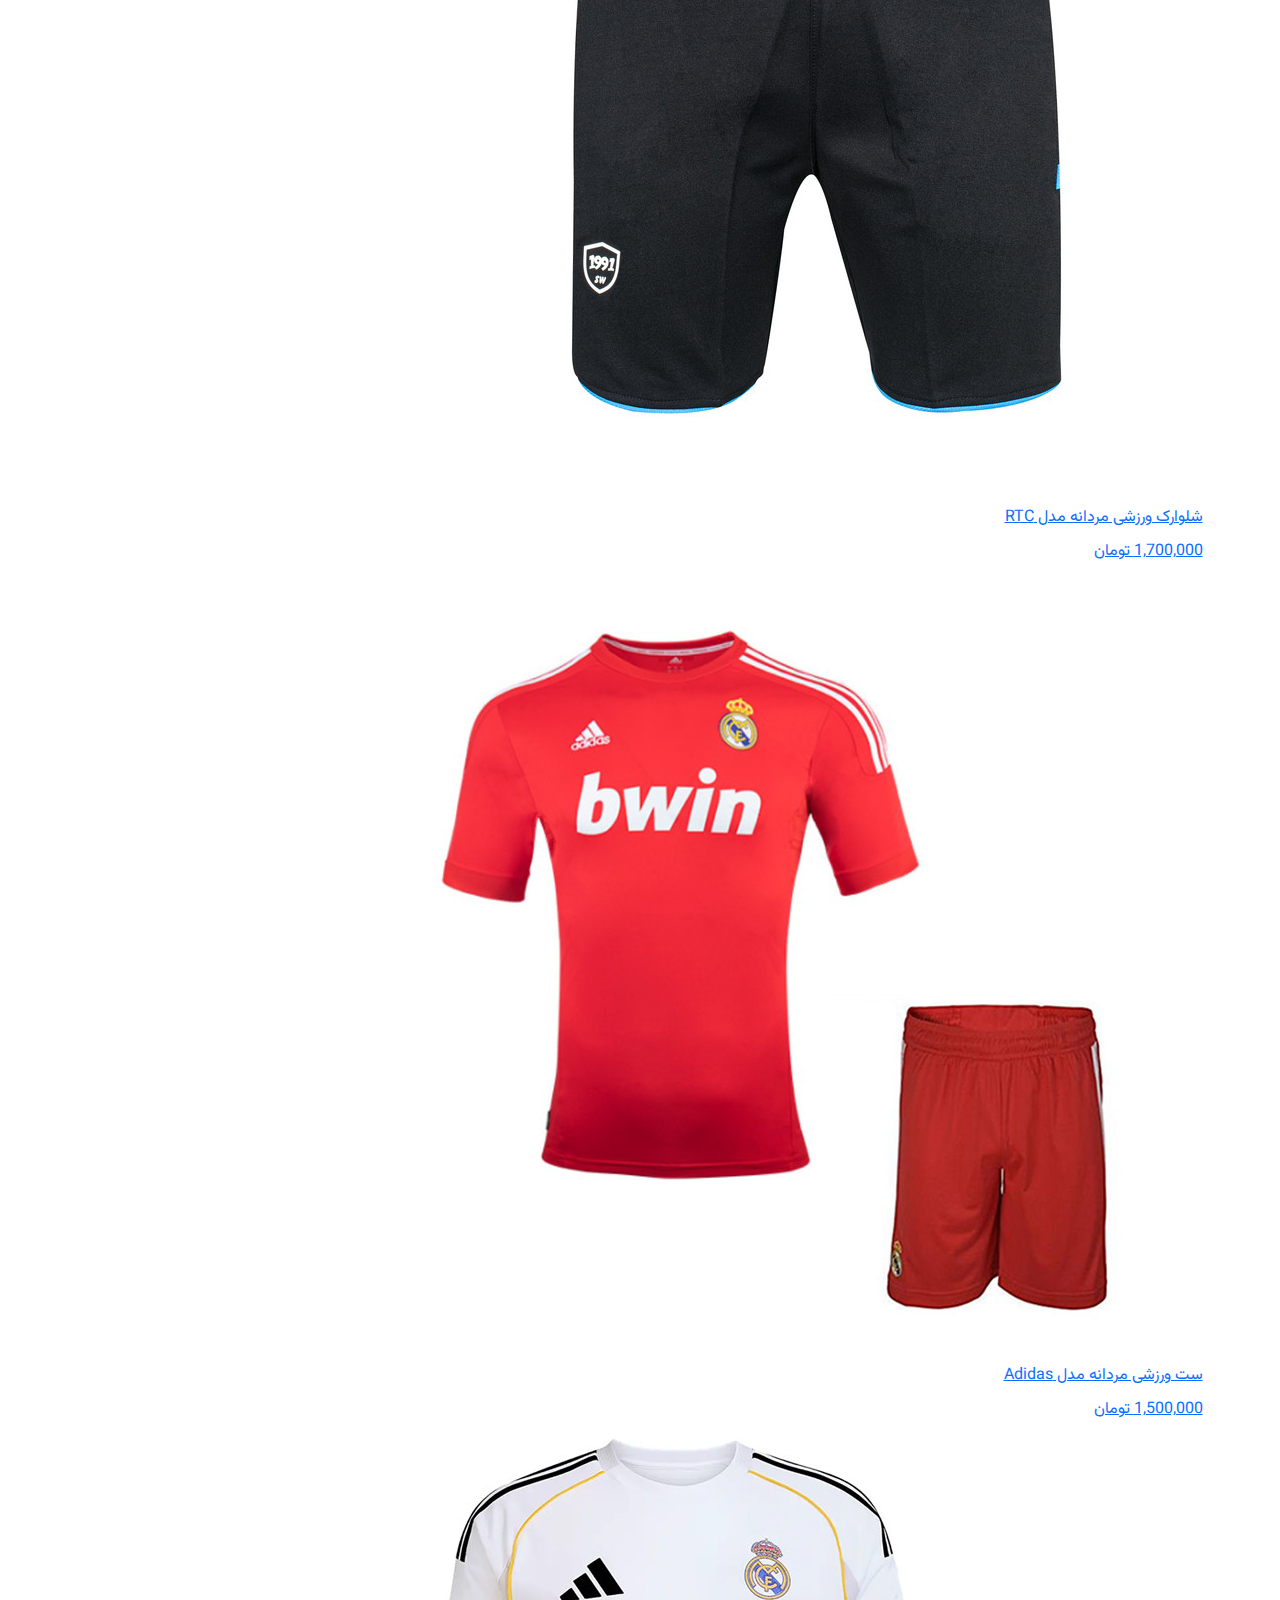
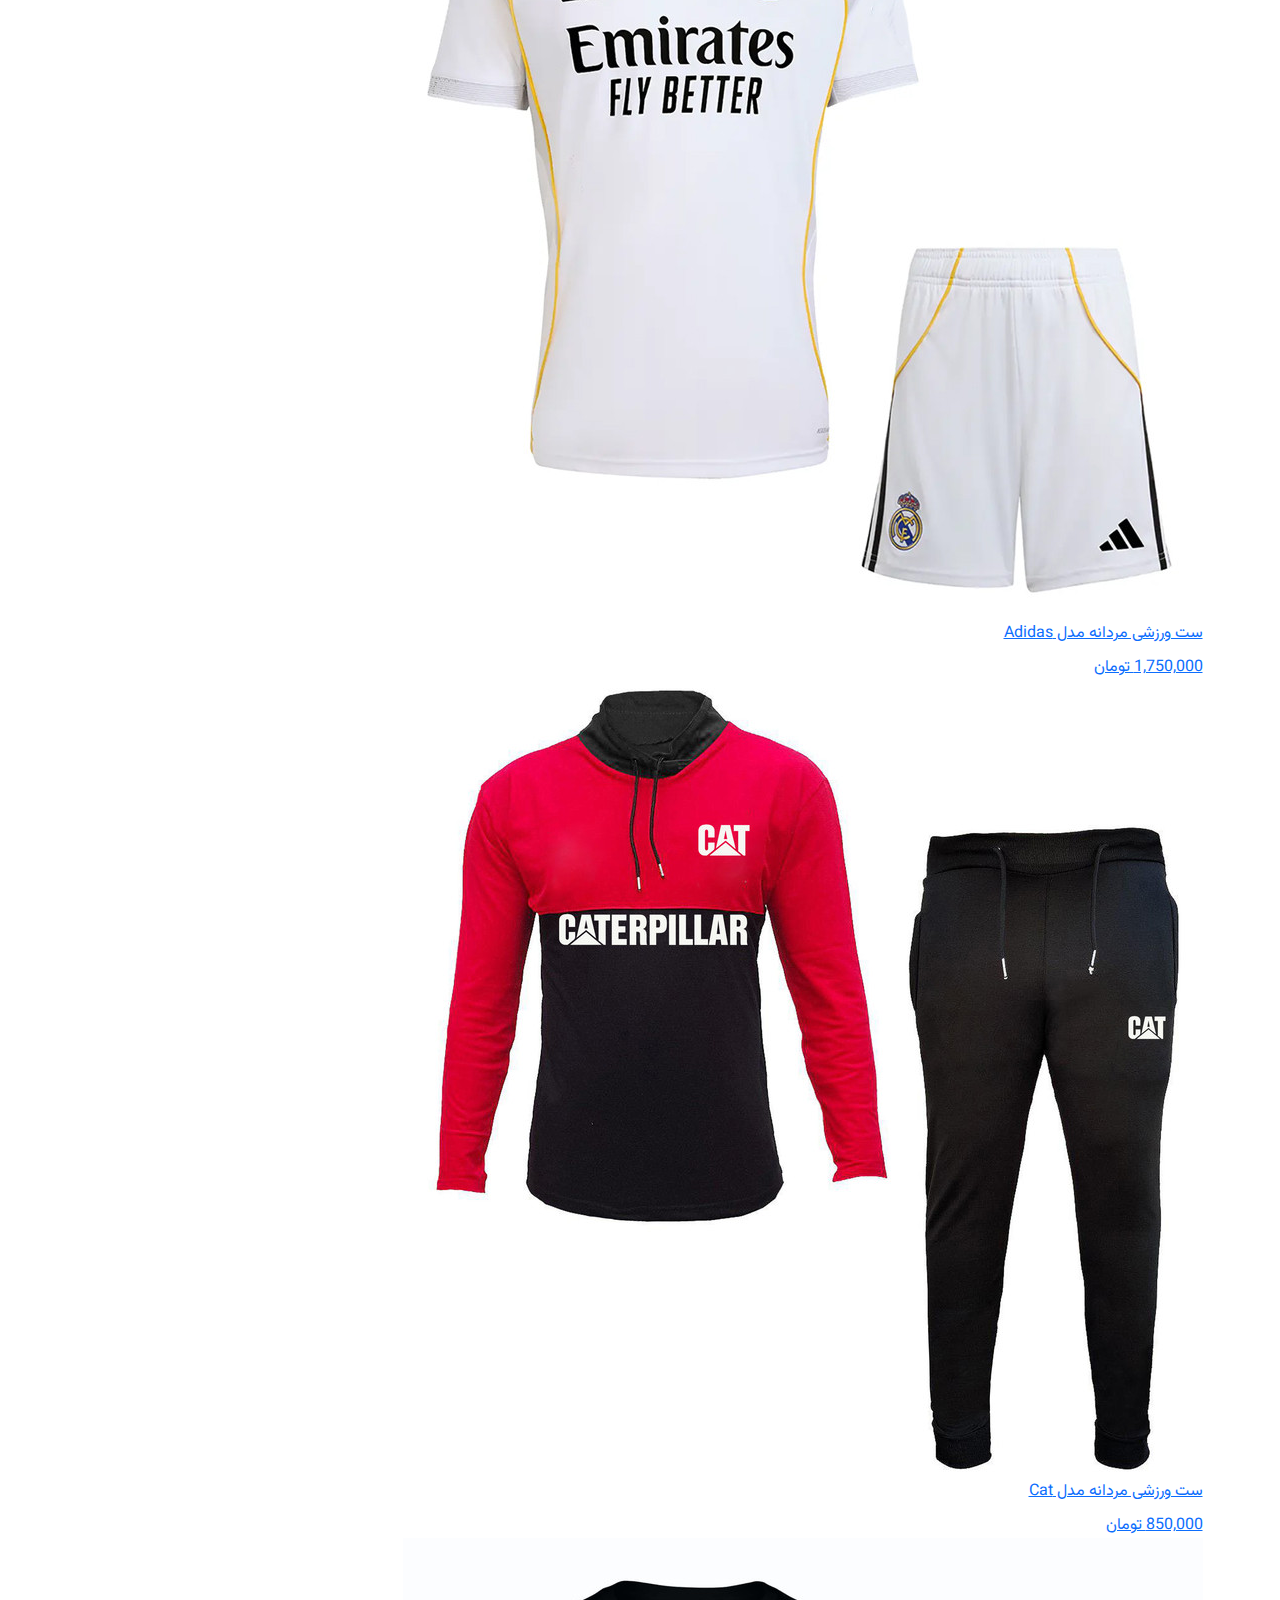
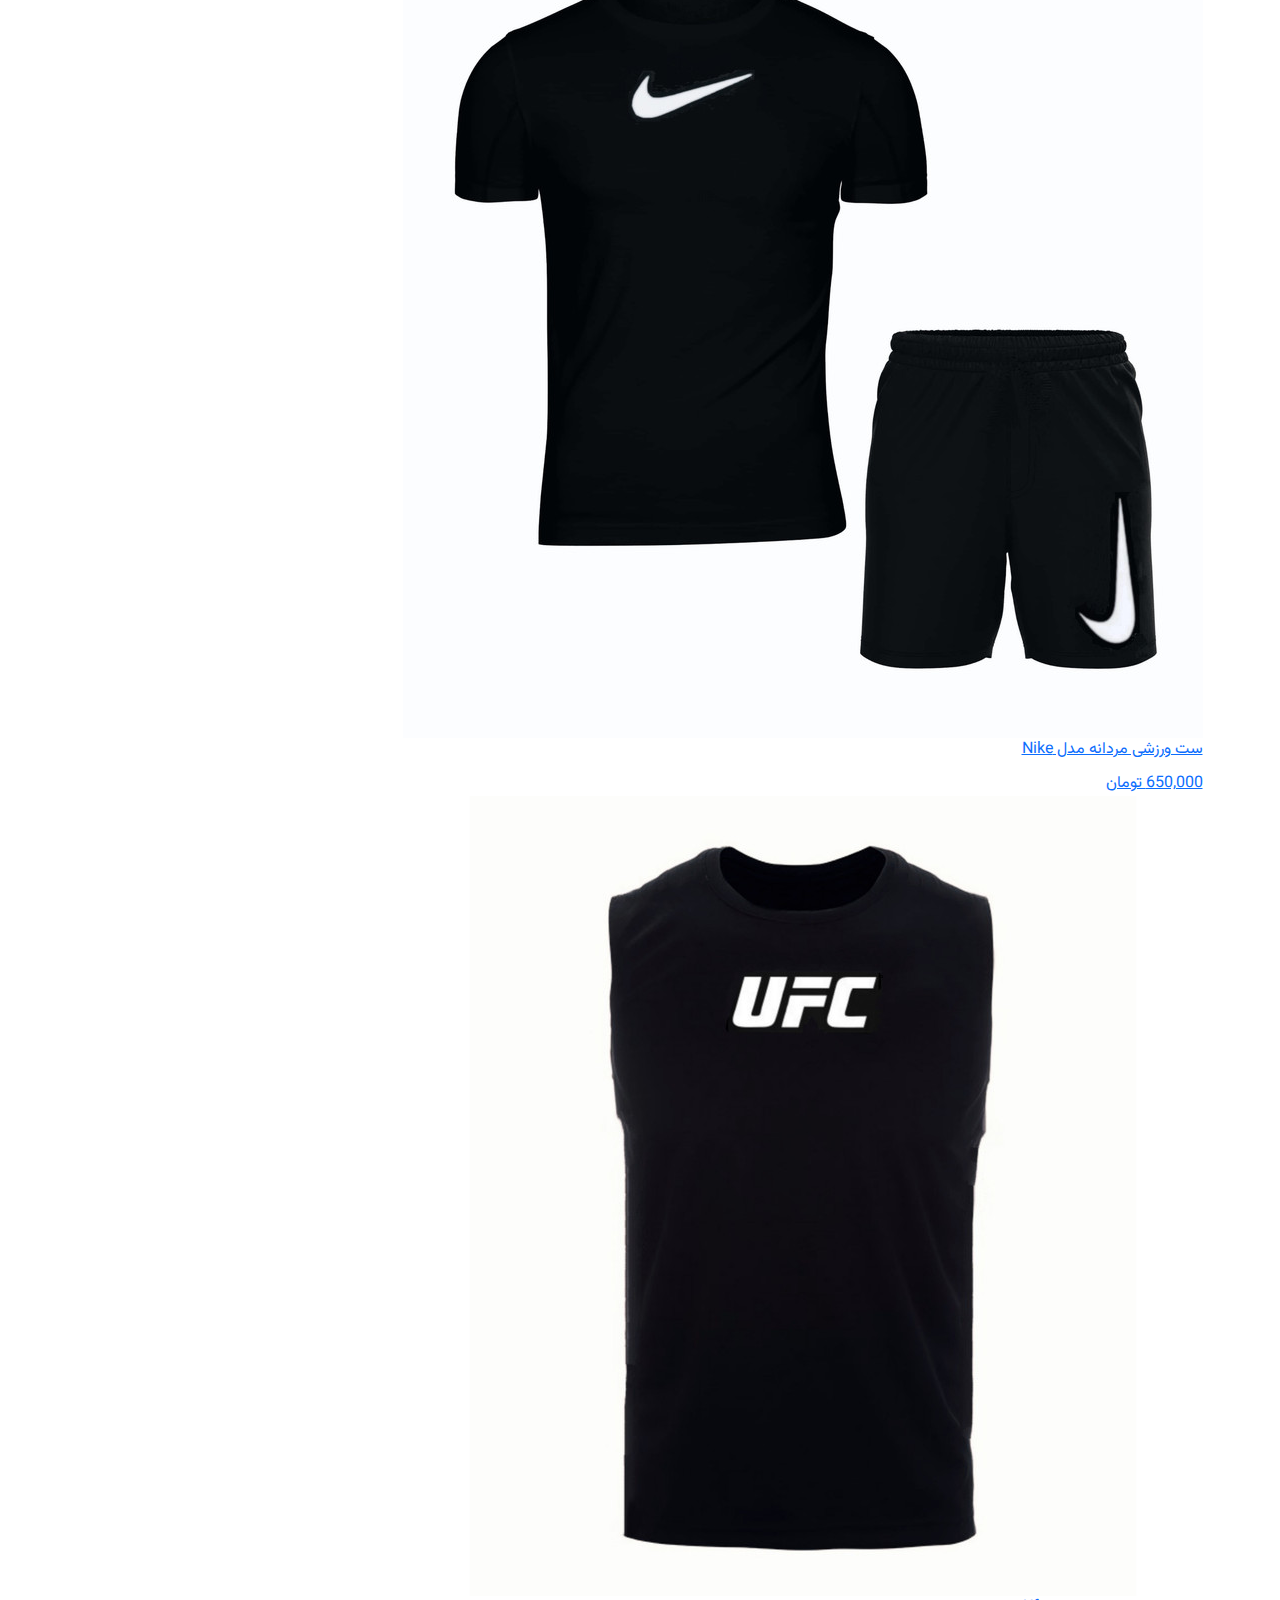
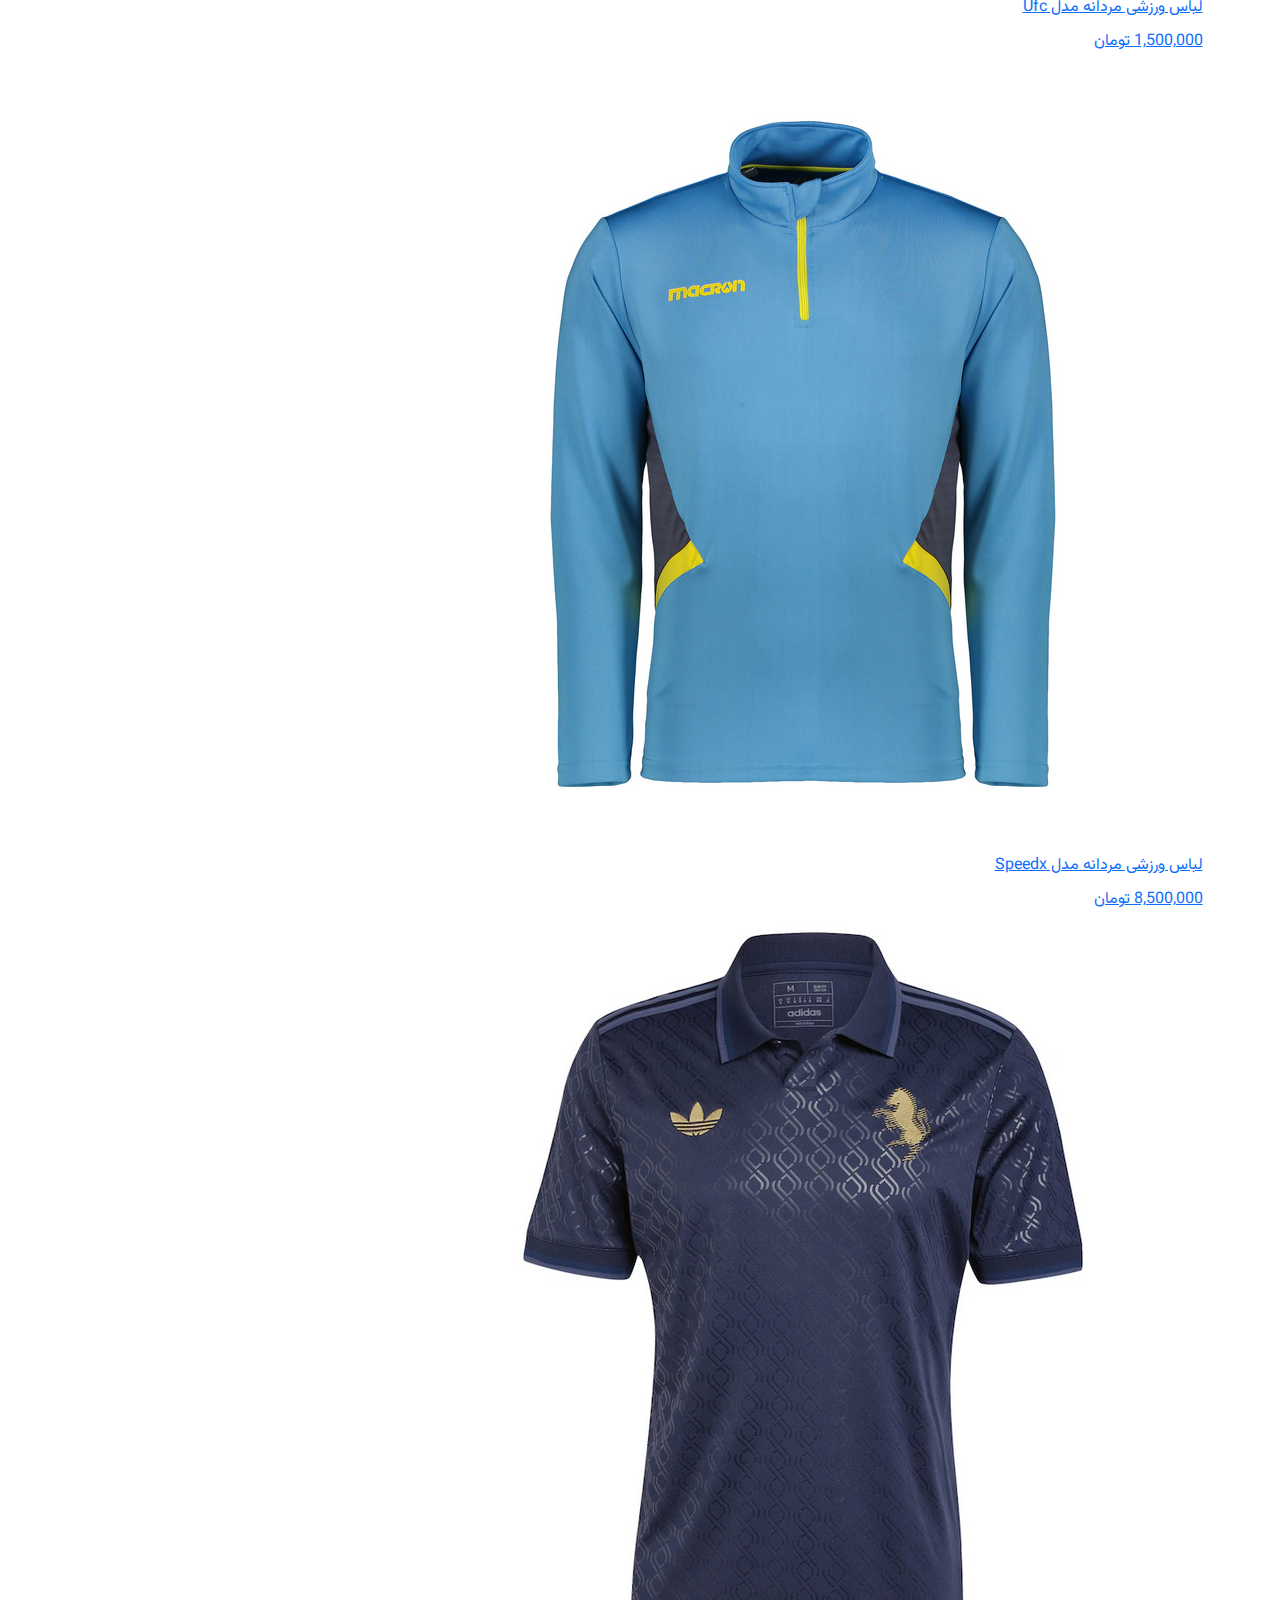
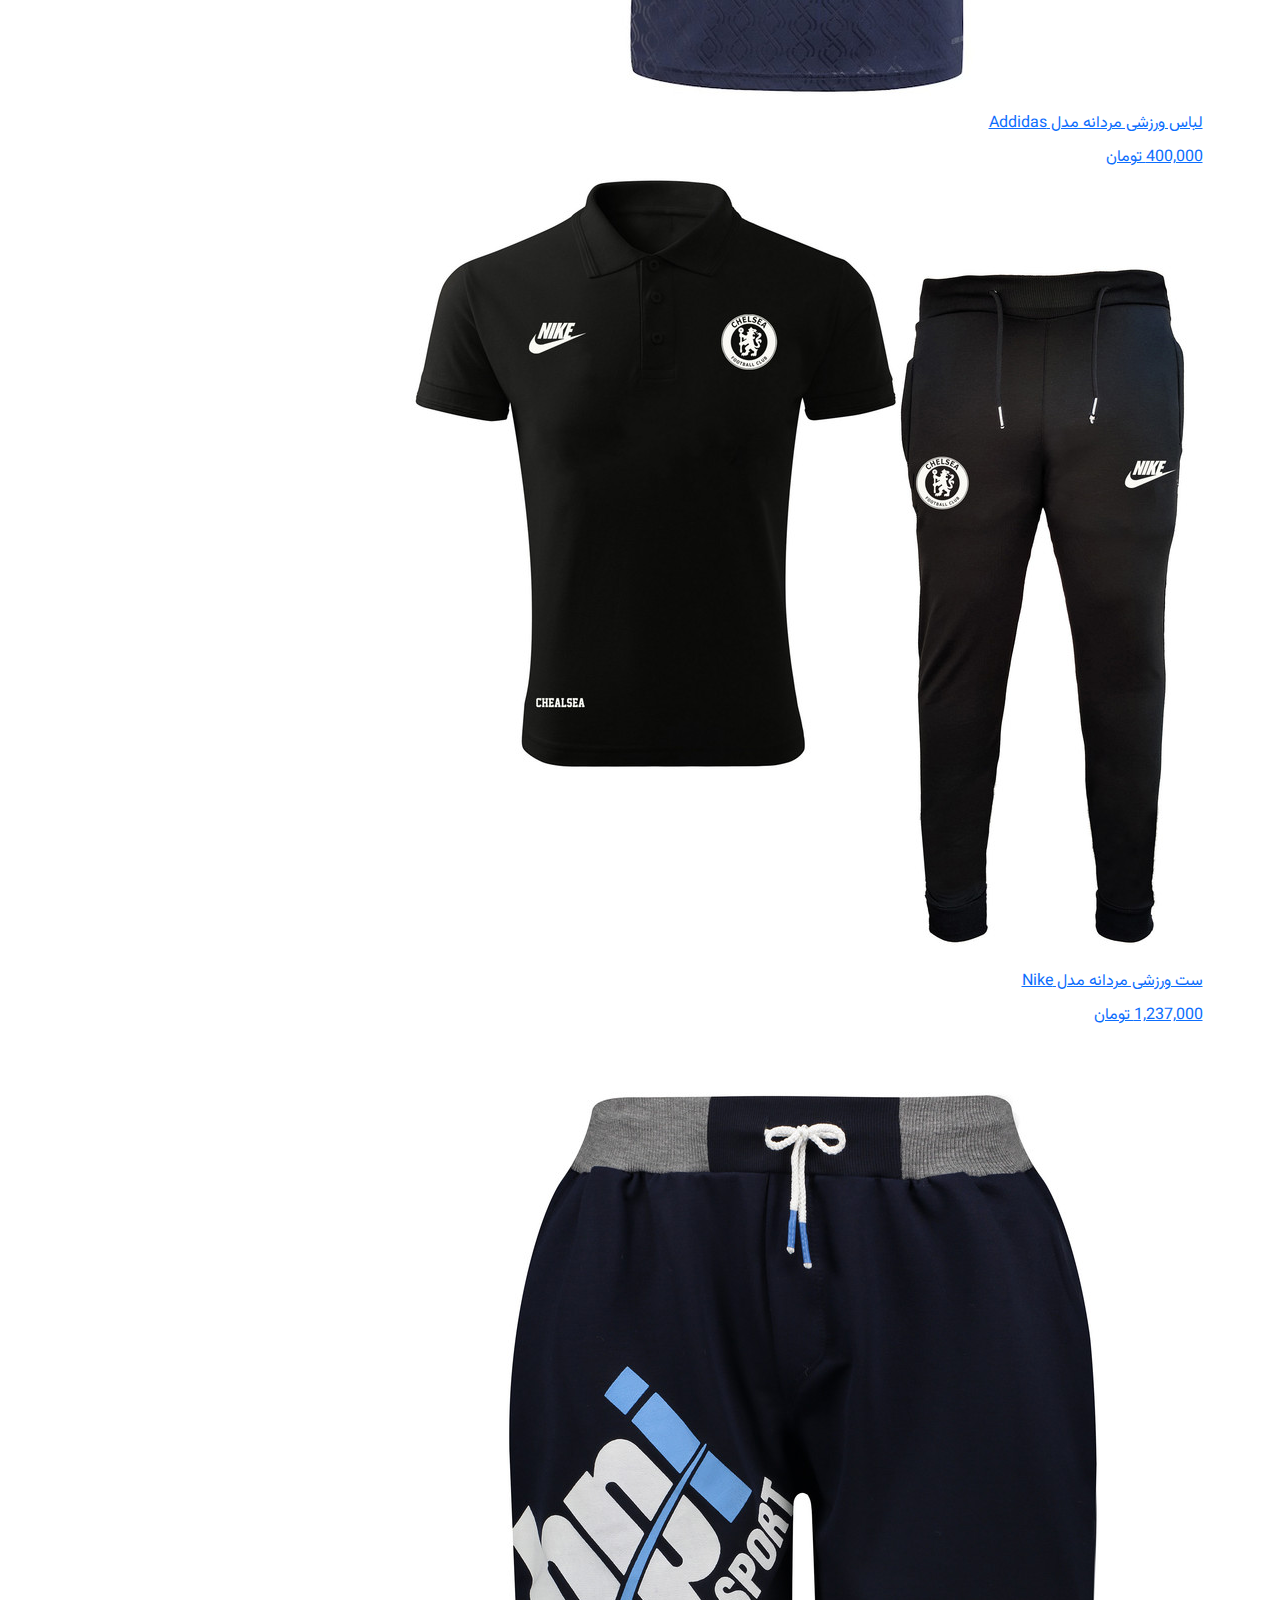
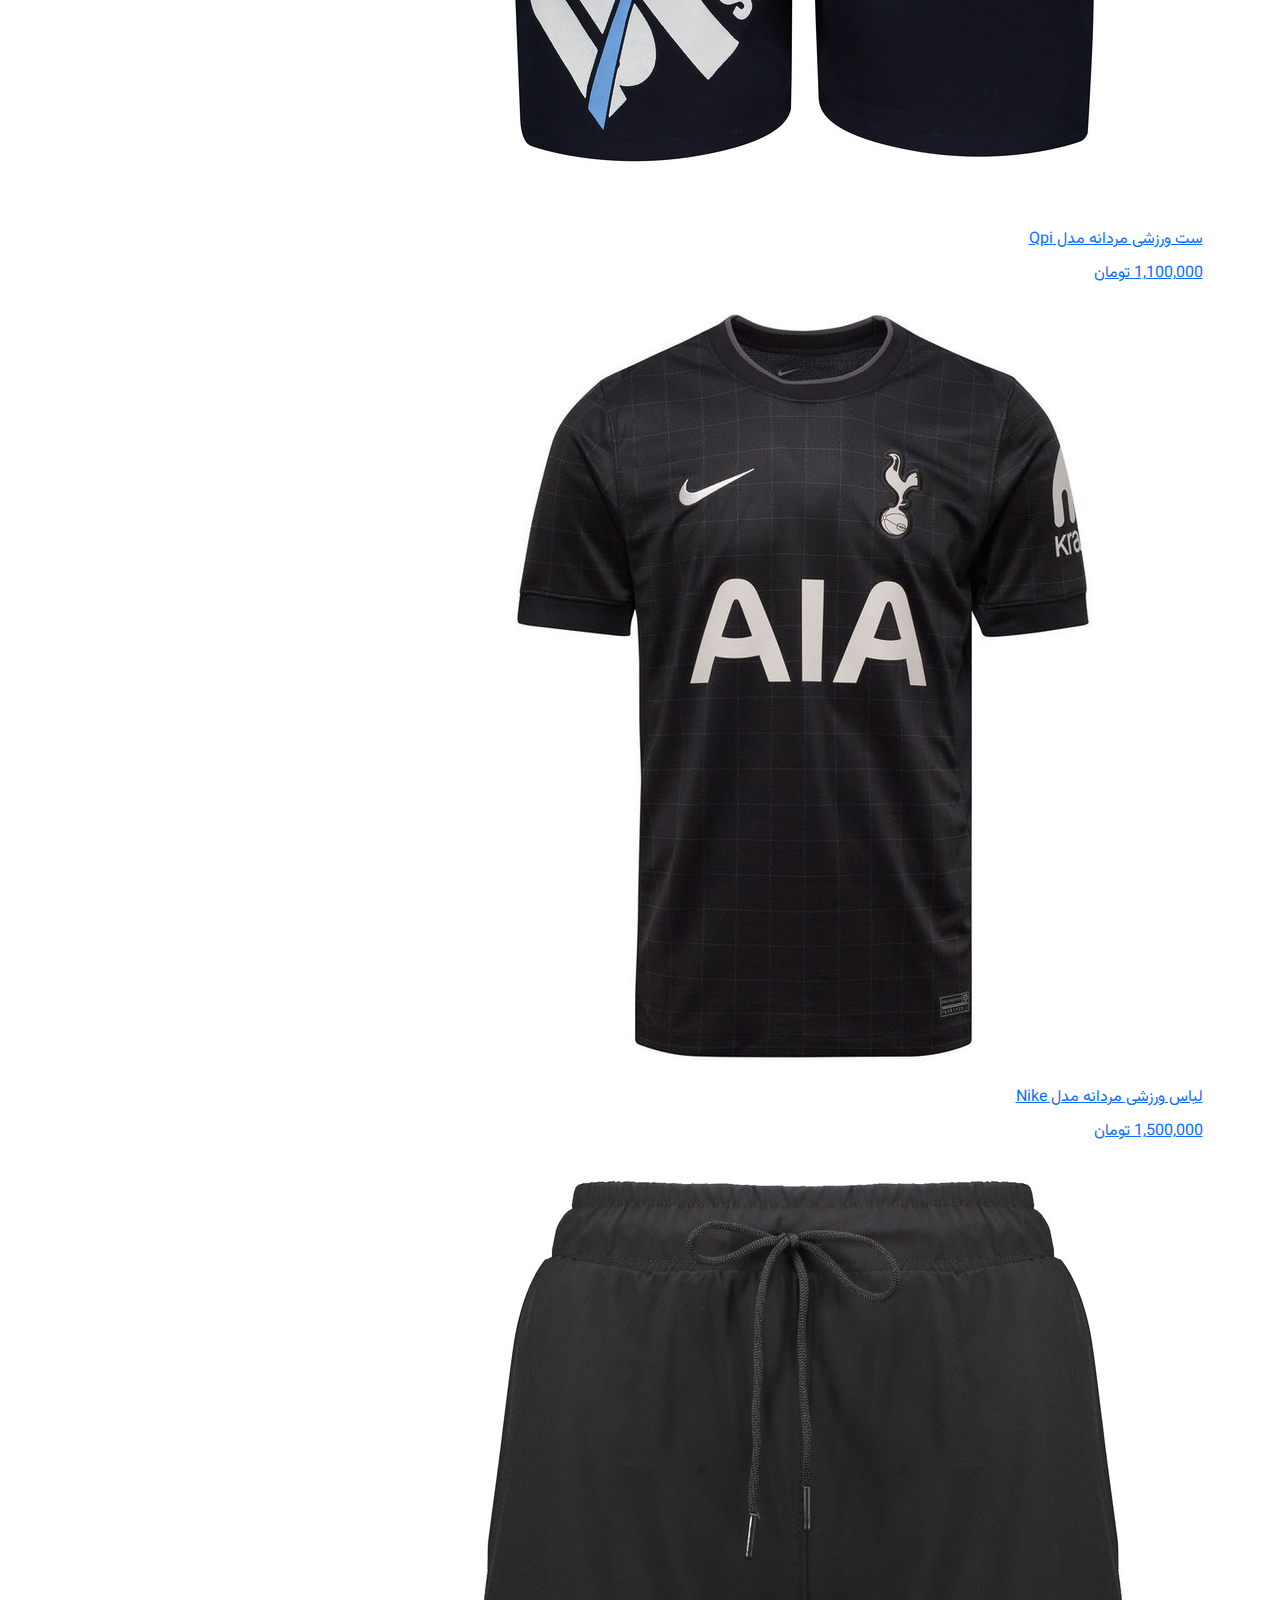
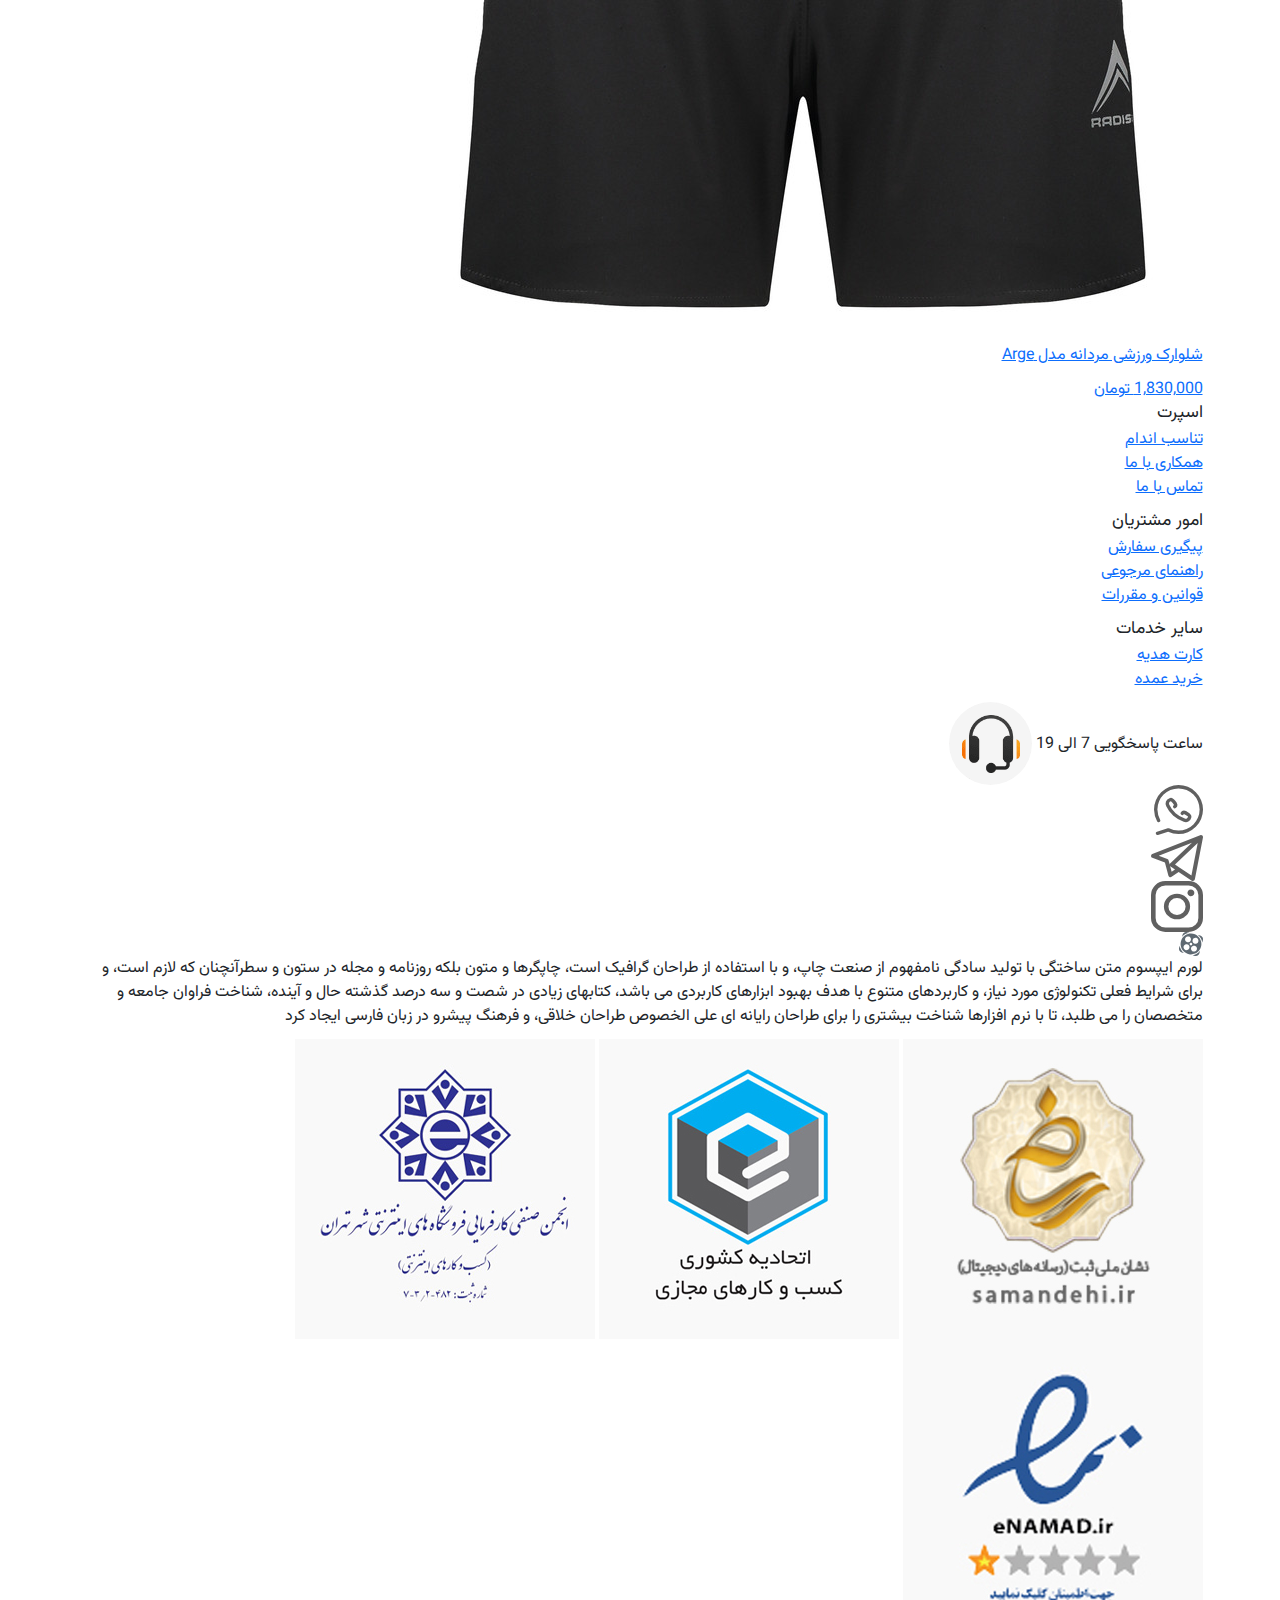
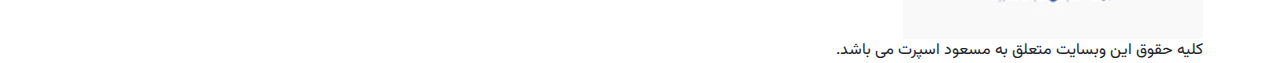
<file: shirt.html>
<!DOCTYPE html>
<html lang="fa" dir="rtl">

<head>
    <meta charset="UTF-8">
    <meta name="viewport" content="width=device-width, initial-scale=1.0">
    <title>Shirt</title>
    <link rel="stylesheet" href="styles/reset.css">
    <link rel="stylesheet" href="styles/fonts.css">
    <link rel="stylesheet" href="styles/bootstrap.min.css">
    <link rel="stylesheet" href="styles/style.css">
    <link rel="stylesheet" href="styles/responsive.css">
</head>

<body>
    <!--==== Header ==== -->
    <header class="header">
        <div class="container">
            <!-- Top Header -->
            <section class="header-top">
                <h1 class="header-logo">
                    <a href="index.html" class="header-logo__link">مسعود اسپرت</a>
                </h1>

                <div class="header-user">
                    <a href="login.html" class="header-user__link">
                        <img src="images/profile.png" alt="user profile" class="header-user__icon">
                    </a>
                    <img src="images/bag.png" alt="user bag" class="header-user__icon">
                </div>

                <!-- Mobile Menu -->
                <div class="header-toggle">
                    <span class="header-toggle__line"></span>
                </div>
            </section>

            <!-- Navogation -->
            <nav class="nav">
                <ul class="header-list">
                    <li class="header-list-item">
                        <img src="images/category.png" alt="category" class="header-list-icon">
                        <a href="index.html" class="header-list__link">خانه</a>
                    </li>
                    <li class="header-list-item"><a href="shoes.html" class="header-list__link">کفش</a></li>
                    <li class="header-list-item"><a href="shirt.html" class="header-list__link">لباس</a></li>
                    <li class="header-list-item"><a href="#" class="header-list__link">تماس با ما</a></li>
                    <li class="header-list-item"><a href="#" class="header-list__link">درباره ما</a></li>
                </ul>
            </nav>

        </div>
    </header>

    <!--==== Main ====-->
    <main class="main">
        <!-- products -->
        <section class="products">
            <div class="container">
                <h2 class="products-title">لباس</h2>

                <div class="products-wrapper">
                    <div class="products-box">
                        <a href="Product-2.html" class="products-box__link">
                            <img src="images/shirt1.jpg" alt="Shirt Product" class="products-box__img">
                            <p class="products-box__caption">لباس ورزشی مردانه مدل Nike</p>
                            <span class="products-box__price">2,250,000 تومان</span>
                        </a>
                    </div>

                    <div class="products-box">
                        <a href="Product-2.html" class="products-box__link">
                            <img src="images/shirt2.jpg" alt="Shirt Product" class="products-box__img">
                            <p class="products-box__caption">مایو ورزشی مردانه مدل Nike</p>
                            <span class="products-box__price">500,000 تومان</span>
                        </a>
                    </div>

                    <div class="products-box">
                        <a href="Product-2.html" class="products-box__link">
                            <img src="images/shirt3.jpg" alt="Shirt Product" class="products-box__img">
                            <p class="products-box__caption">ست ورزشی مردانه مدل Arge</p>
                            <span class="products-box__price">3,630,000 تومان</span>
                        </a>
                    </div>

                    <div class="products-box">
                        <a href="Product-2.html" class="products-box__link">
                            <img src="images/shirt4.jpg" alt="Shirt Product" class="products-box__img">
                            <p class="products-box__caption">شلوارک ورزشی مردانه مدل RTC</p>
                            <span class="products-box__price">1,700,000 تومان</span>
                        </a>
                    </div>

                    <div class="products-box">
                        <a href="Product-2.html" class="products-box__link">
                            <img src="images/shirt5.jpg" alt="Shirt Product" class="products-box__img">
                            <p class="products-box__caption">ست ورزشی مردانه مدل Adidas</p>
                            <span class="products-box__price">1,500,000 تومان</span>
                        </a>
                    </div>

                    <div class="products-box">
                        <a href="Product-2.html" class="products-box__link">
                            <img src="images/shirt6.jpg" alt="Shirt Product" class="products-box__img">
                            <p class="products-box__caption">ست ورزشی مردانه مدل Adidas</p>
                            <span class="products-box__price">1,750,000 تومان</span>
                        </a>
                    </div>

                    <div class="products-box">
                        <a href="Product-2.html" class="products-box__link">
                            <img src="images/shirt7.jpg" alt="Shirt Product" class="products-box__img">
                            <p class="products-box__caption">ست ورزشی مردانه مدل Cat</p>
                            <span class="products-box__price">850,000 تومان</span>
                        </a>
                    </div>

                    <div class="products-box">
                        <a href="Product-2.html" class="products-box__link">
                            <img src="images/shirt8.jpg" alt="Shirt Product" class="products-box__img">
                            <p class="products-box__caption">ست ورزشی مردانه مدل Nike</p>
                            <span class="products-box__price">650,000 تومان</span>
                        </a>
                    </div>

                    <div class="products-box">
                        <a href="Product-2.html" class="products-box__link">
                            <img src="images/shirt9.jpg" alt="Shirt Product" class="products-box__img">
                            <p class="products-box__caption">لباس ورزشی مردانه مدل Ufc</p>
                            <span class="products-box__price">1,500,000 تومان</span>
                        </a>
                    </div>

                    <div class="products-box">
                        <a href="Product-2.html" class="products-box__link">
                            <img src="images/shirt10.jpg" alt="Shirt Product" class="products-box__img">
                            <p class="products-box__caption">لباس ورزشی مردانه مدل Speedx</p>
                            <span class="products-box__price">8,500,000 تومان</span>
                        </a>
                    </div>

                    <div class="products-box">
                        <a href="Product-2.html" class="products-box__link">
                            <img src="images/shirt11.jpg" alt="Shirt Product" class="products-box__img">
                            <p class="products-box__caption">لباس ورزشی مردانه مدل Addidas</p>
                            <span class="products-box__price">400,000 تومان</span>
                        </a>
                    </div>

                    <div class="products-box">
                        <a href="Product-2.html" class="products-box__link">
                            <img src="images/shirt12.jpg" alt="Shirt Product" class="products-box__img">
                            <p class="products-box__caption">ست ورزشی مردانه مدل Nike</p>
                            <span class="products-box__price">1,237,000 تومان</span>
                        </a>
                    </div>

                    <div class="products-box">
                        <a href="Product-2.html" class="products-box__link">
                            <img src="images/shirt13.jpg" alt="Shirt Product" class="products-box__img">
                            <p class="products-box__caption">ست ورزشی مردانه مدل Qpi</p>
                            <span class="products-box__price">1,100,000 تومان</span>
                        </a>
                    </div>

                    <div class="products-box">
                        <a href="Product-2.html" class="products-box__link">
                            <img src="images/shirt14.jpg" alt="Shoe Product" class="products-box__img">
                            <p class="products-box__caption">لباس ورزشی مردانه مدل Nike</p>
                            <span class="products-box__price">1,500,000 تومان</span>
                        </a>
                    </div>

                    <div class="products-box">
                        <a href="#" class="products-box__link">
                            <img src="images/shirt15.jpg" alt="Shoe Product" class="products-box__img">
                            <p class="products-box__caption">شلوارک ورزشی مردانه مدل Arge</p>
                            <span class="products-box__price">1,830,000 تومان</span>
                        </a>
                    </div>
                </div>
            </div>
        </section>

    </main>

    <!--==== Footer ====-->
    <footer class="footer">
        <div class="container">
            <div class="footer-wrapper">
                <!-- Footer Wrapper -->
                <div class="footer-list-wrapper">
                    <!-- Footer List -->
                    <ul class="footer-list">
                        <h3 class="footer-list__title">اسپرت</h3>
                        <li class="footer-list__item">
                            <a href="#" class="footer-list__link">تناسب اندام</a>
                        </li>
                        <li class="footer-list__item">
                            <a href="#" class="footer-list__link">همکاری با ما</a>
                        </li>
                        <li class="footer-list__item">
                            <a href="#" class="footer-list__link">تماس با ما</a>
                        </li>
                    </ul>
                    <ul class="footer-list">
                        <h3 class="footer-list__title">امور مشتریان</h3>
                        <li class="footer-list__item">
                            <a href="#" class="footer-list__link">پیگیری سفارش</a>
                        </li>
                        <li class="footer-list__item">
                            <a href="#" class="footer-list__link">راهنمای مرجوعی</a>
                        </li>
                        <li class="footer-list__item">
                            <a href="#" class="footer-list__link">قوانین و مقررات</a>
                        </li>
                    </ul>
                    <ul class="footer-list">
                        <h3 class="footer-list__title">سایر خدمات</h3>
                        <li class="footer-list__item">
                            <a href="#" class="footer-list__link">کارت هدیه</a>
                        </li>
                        <li class="footer-list__item">
                            <a href="#" class="footer-list__link">خرید عمده</a>
                        </li>
                    </ul>
                </div>

                <!-- Footer Contact -->
                <div class="footer-contact">
                    <div class="footer-contact__call">
                        <span class="footer-contact__number">ساعت پاسخگویی 7 الی 19</span>
                        <img src="images/call.png" alt="call icon" class="footer-contact__logo">
                    </div>

                    <div class="footer-social">
                        <div class="footer-social__box">
                            <img src="images/whatsapp.svg" alt="" class="footer-social__icon">
                        </div>
                        <div class="footer-social__box">
                            <img src="images/telegram.svg" alt="" class="footer-social__icon">
                        </div>
                        <div class="footer-social__box">
                            <img src="images/instagram.svg" alt="" class="footer-social__icon">
                        </div>
                        <div class="footer-social__box">
                            <img src="images/aparat.svg" alt="" class="footer-social__icon">
                        </div>
                    </div>
                </div>
            </div>


            <!-- Foorer Description -->
            <div class="footer-description">
                <p class="footer-description__caption">
                    لورم ایپسوم متن ساختگی با تولید سادگی نامفهوم از صنعت چاپ، و با استفاده از طراحان گرافیک است،
                    چاپگرها و متون بلکه روزنامه و مجله در ستون و سطرآنچنان که لازم است، و برای شرایط فعلی تکنولوژی مورد
                    نیاز، و کاربردهای متنوع با هدف بهبود ابزارهای کاربردی می باشد، کتابهای زیادی در شصت و سه درصد گذشته
                    حال و آینده، شناخت فراوان جامعه و متخصصان را می طلبد، تا با نرم افزارها شناخت بیشتری را برای طراحان
                    رایانه ای علی الخصوص طراحان خلاقی، و فرهنگ پیشرو در زبان فارسی ایجاد کرد
                </p>
                <div class="footer-permission">
                    <div class="footer-permission__box">
                        <img src="images/namad1.jpg" alt="Permission" class="footer-permission__img">
                        <img src="images/namad2.jpg" alt="Permission" class="footer-permission__img">
                        <img src="images/namad3.jpg" alt="Permission" class="footer-permission__img">
                        <img src="images/namad4.jpg" alt="Permission" class="footer-permission__img">
                    </div>
                </div>

                <div class="footer-line"></div>
                <span class="footer-copyright">کلیه حقوق این وبسایت متعلق به مسعود اسپرت می باشد.</span>
            </div>
        </div>
    </footer>

    <!--==== Overlay ====-->
    <div class="overlay"></div>

    <script src="js/scripts.js"></script>
</body>

</html>
</file>
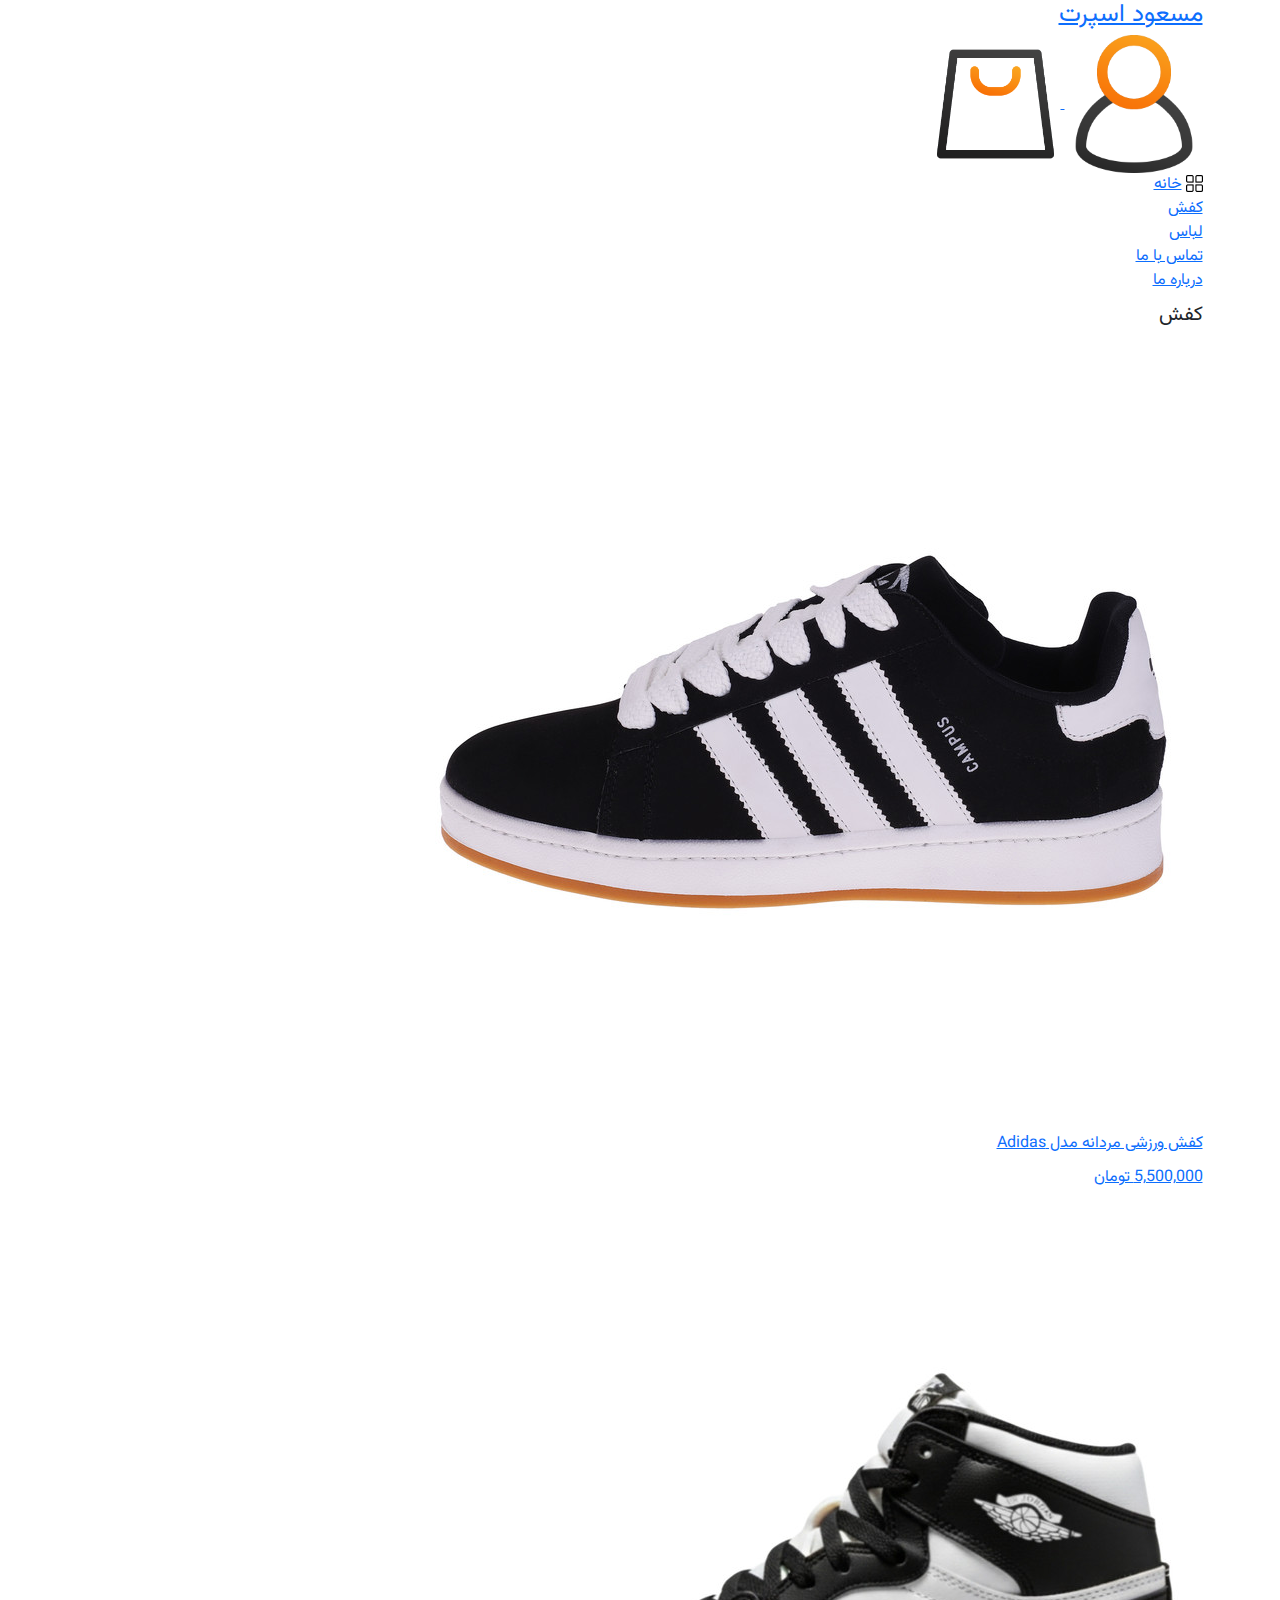
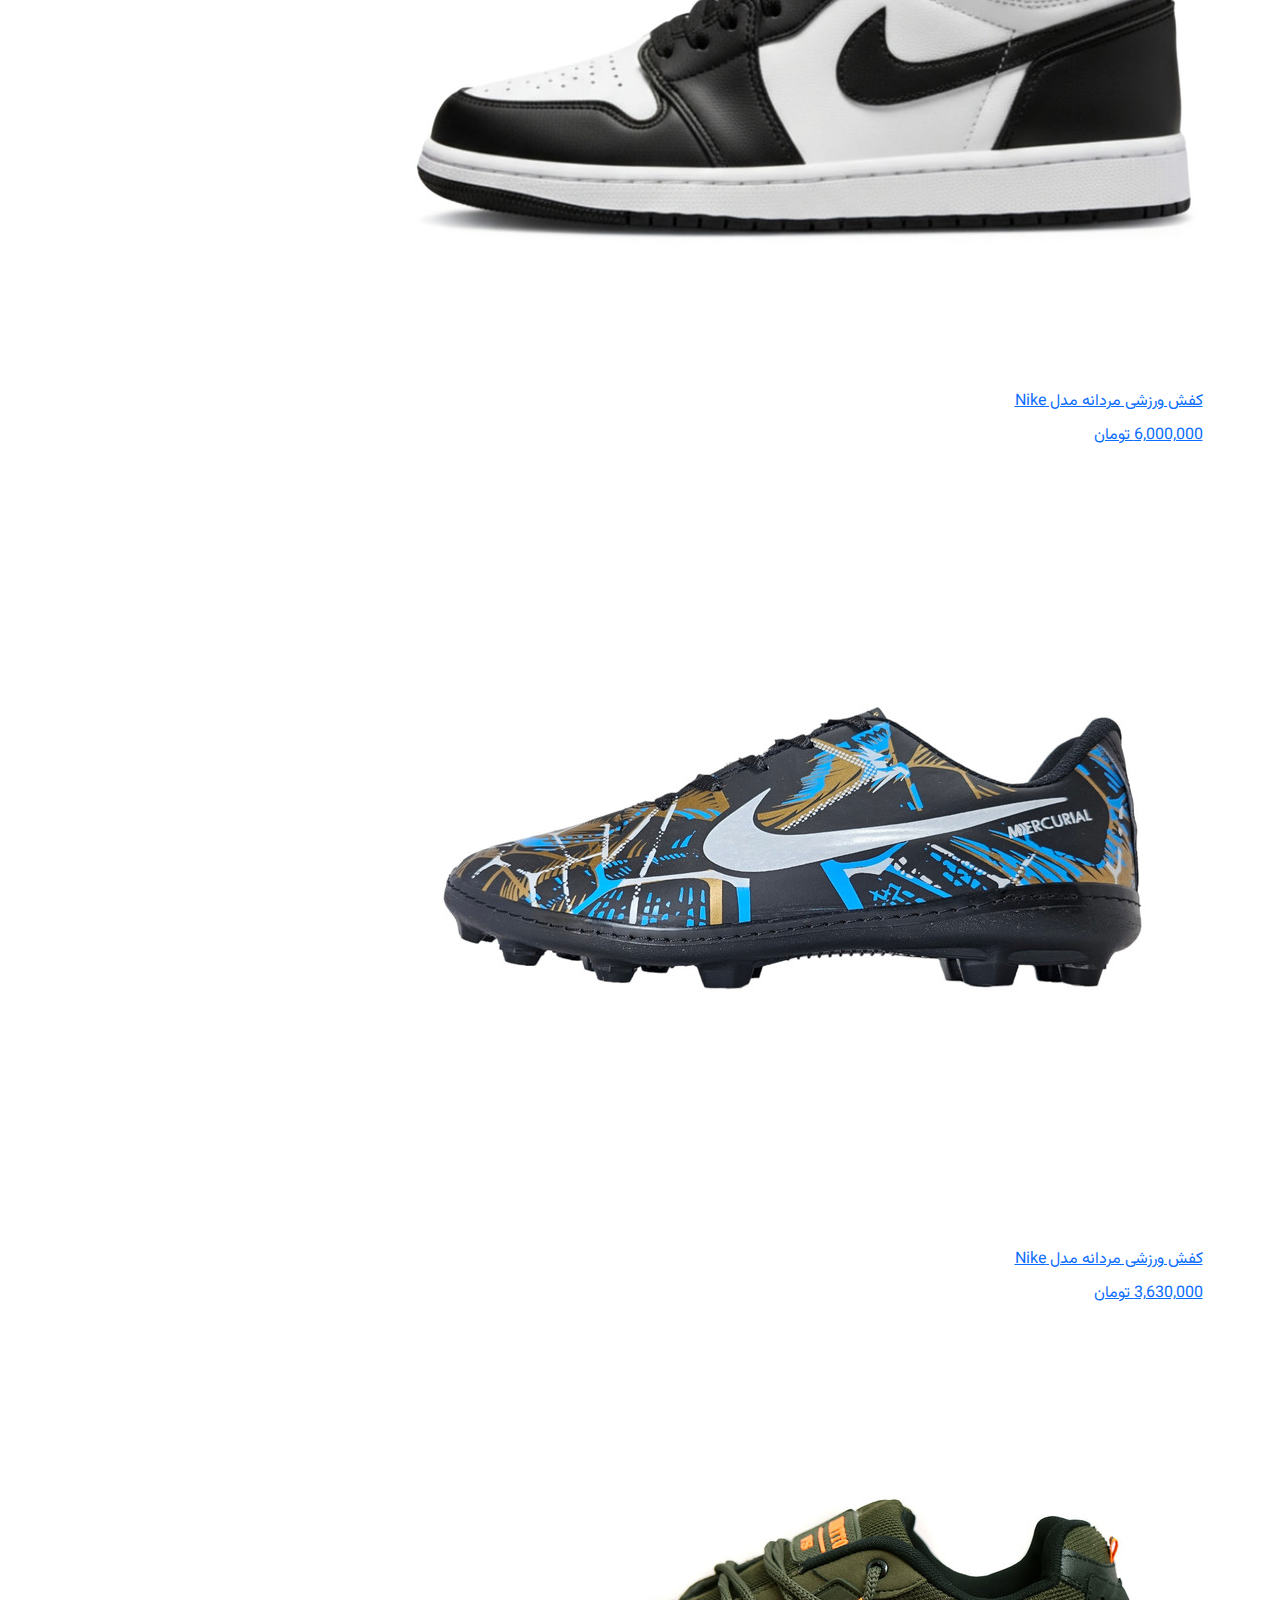
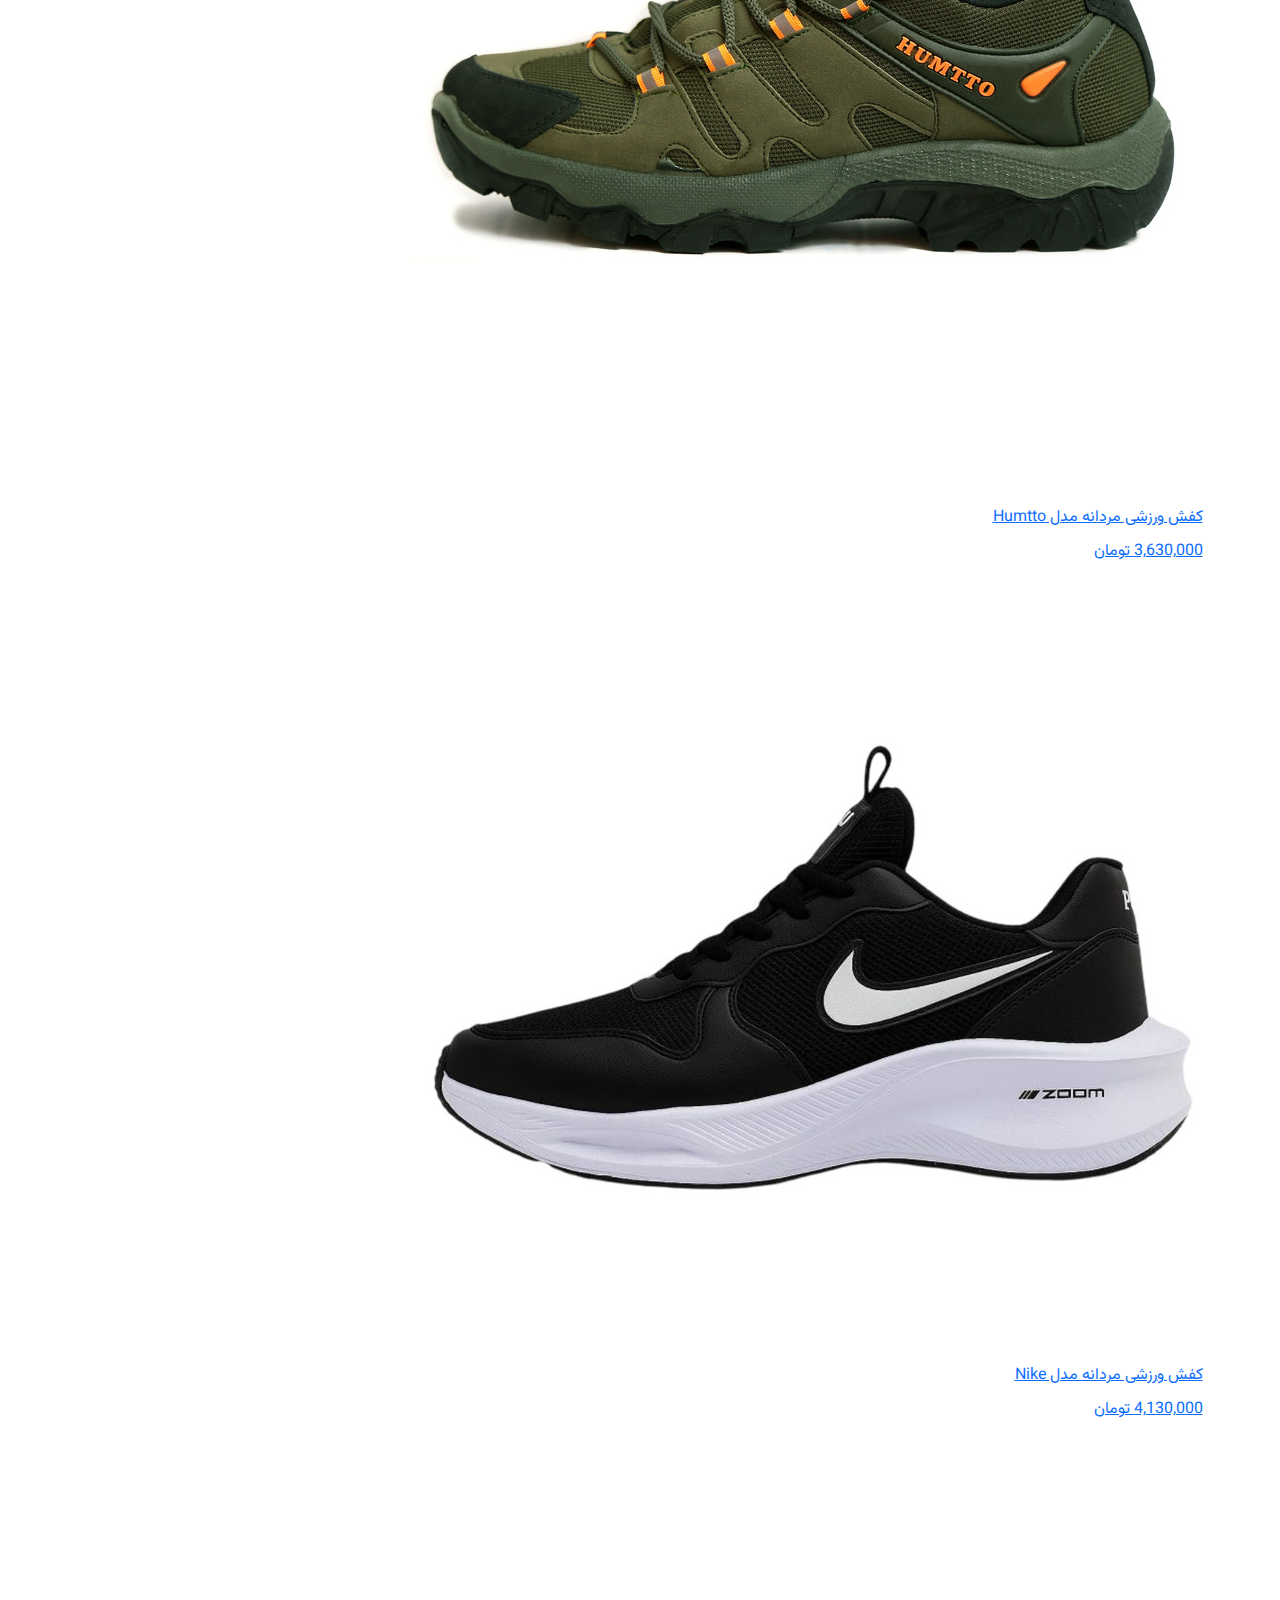
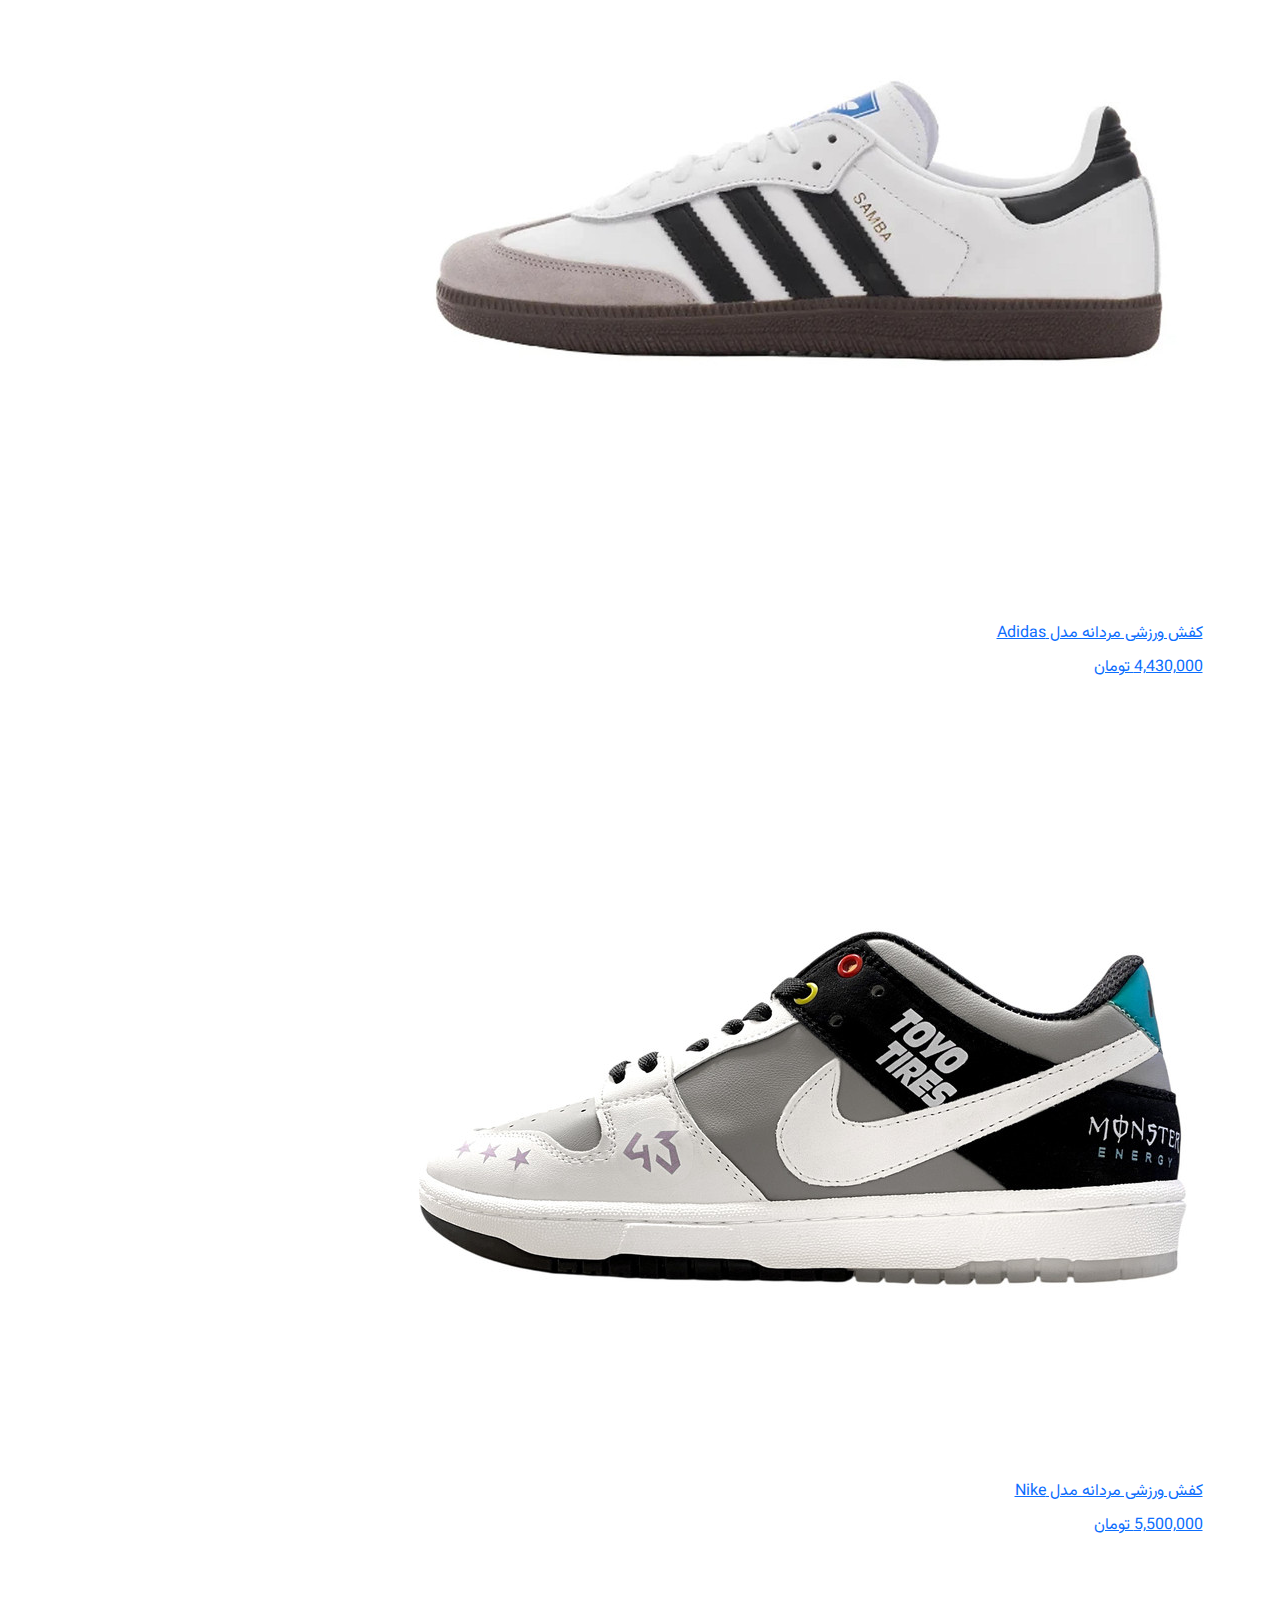
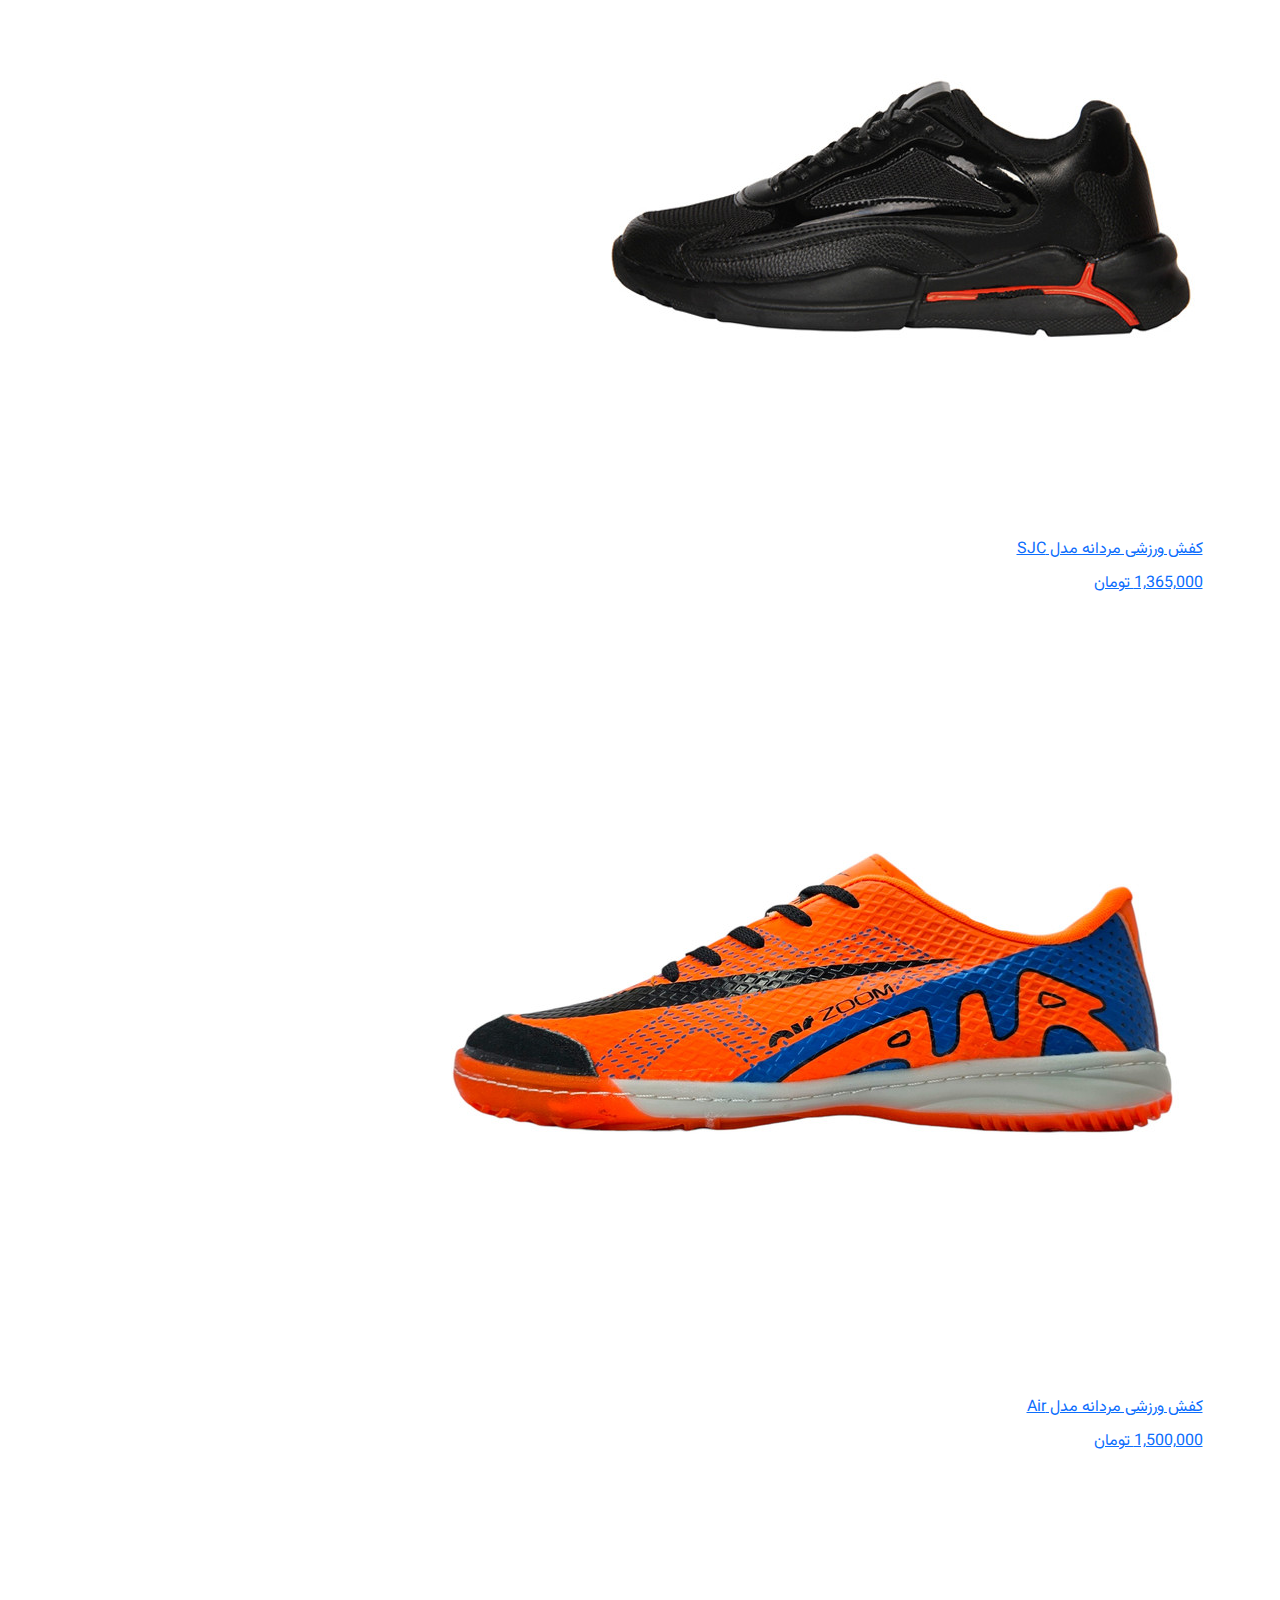
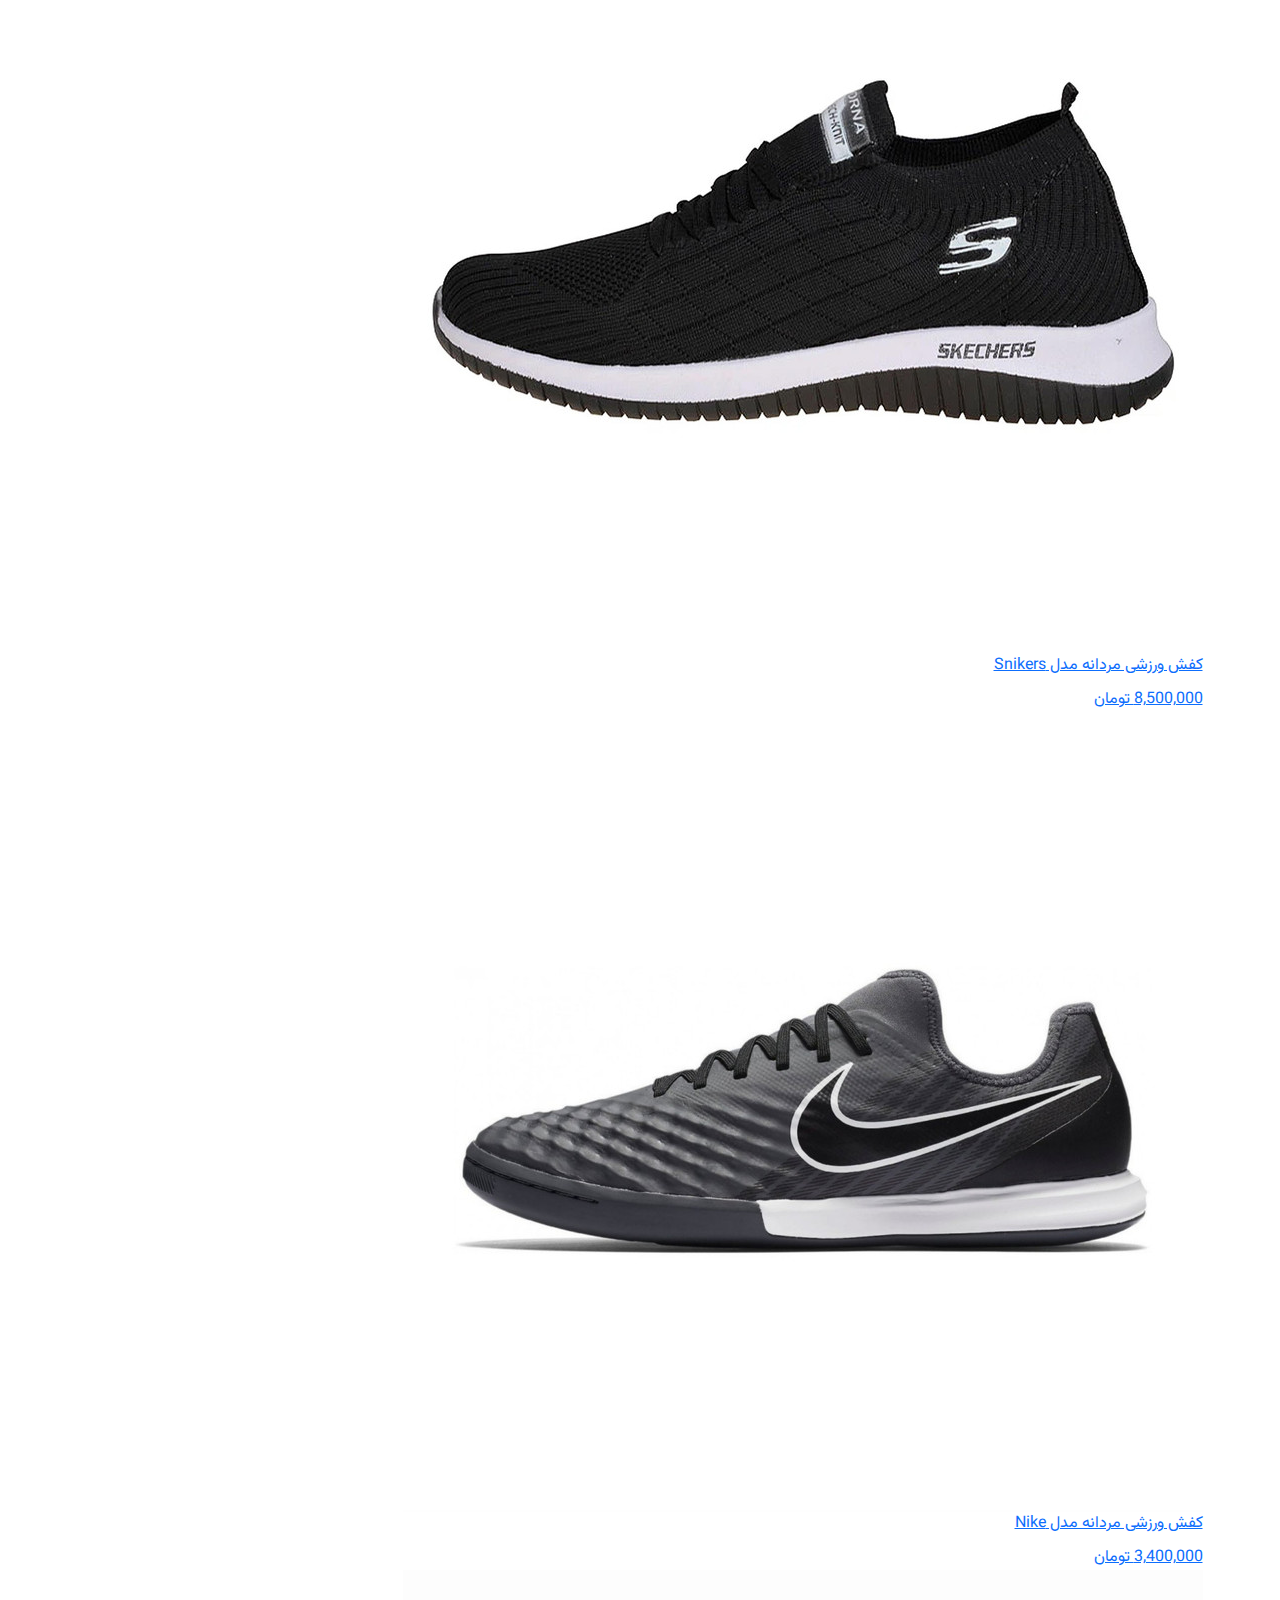
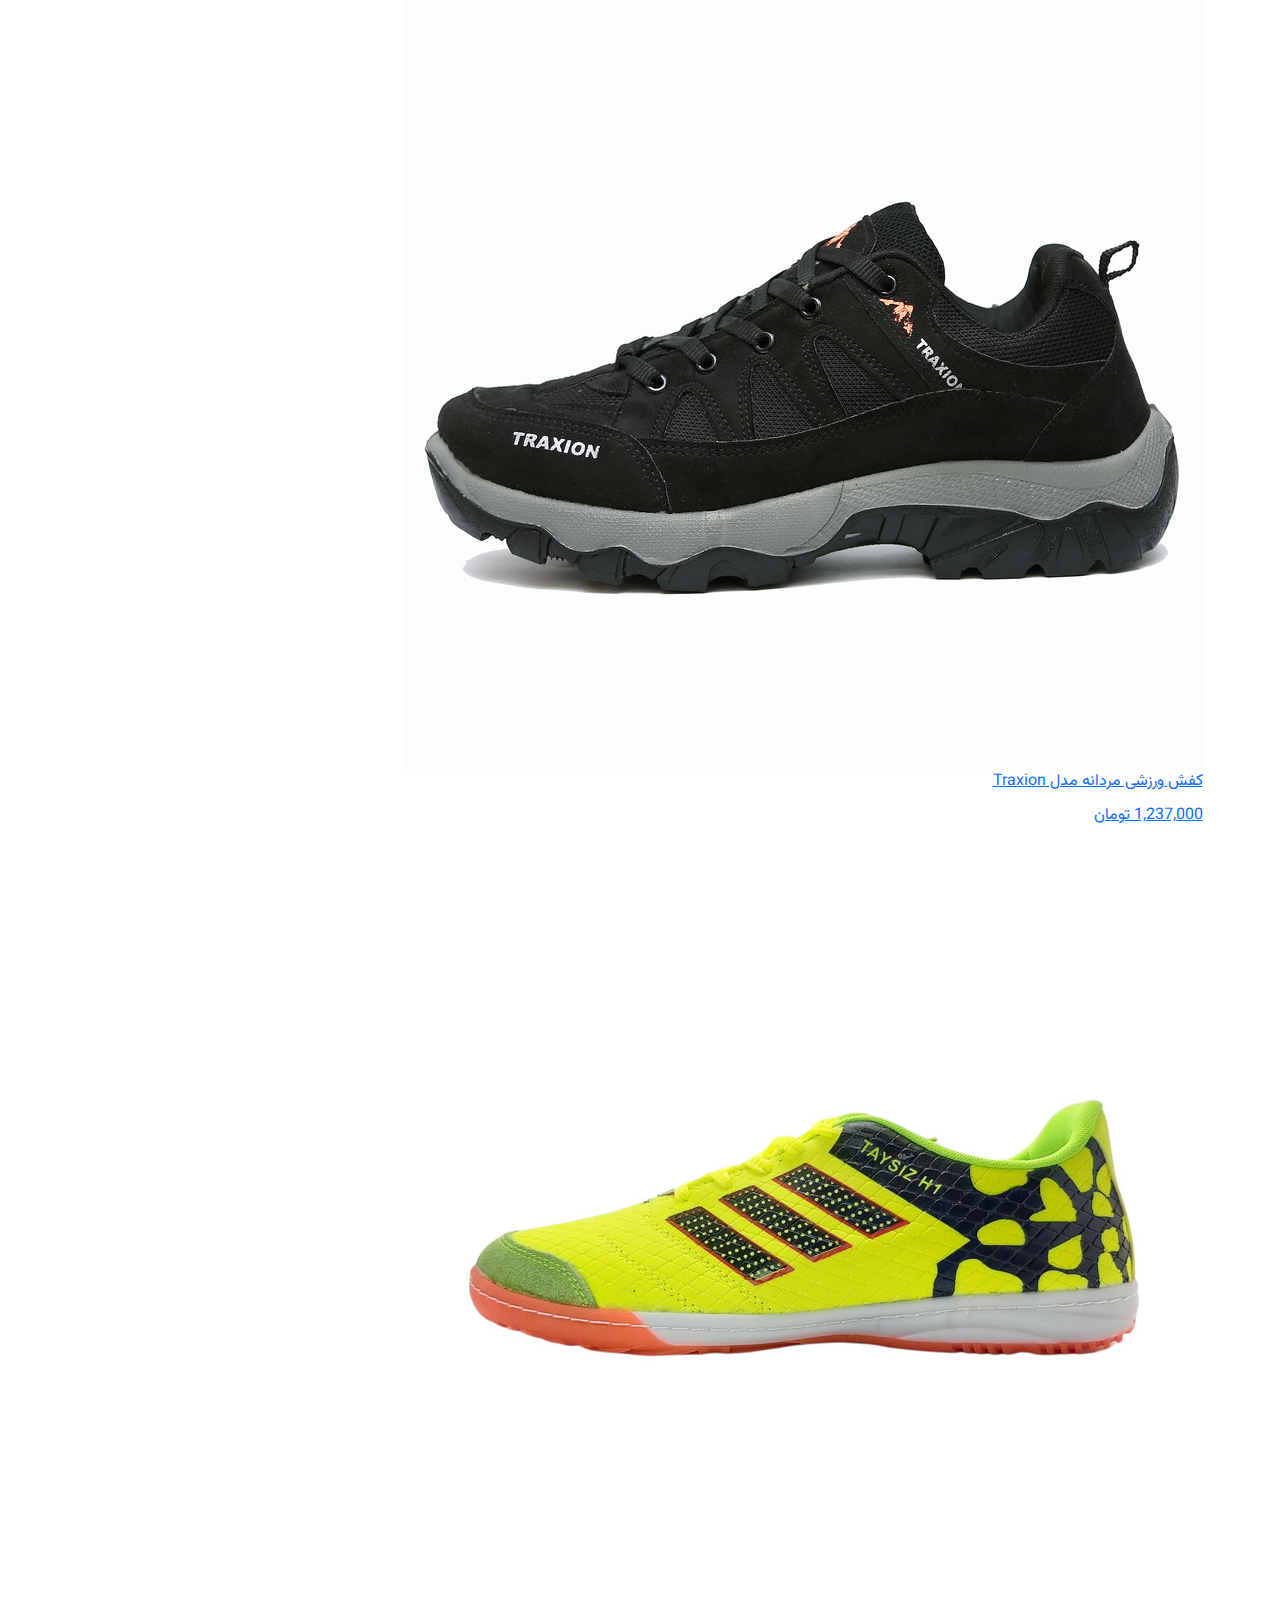
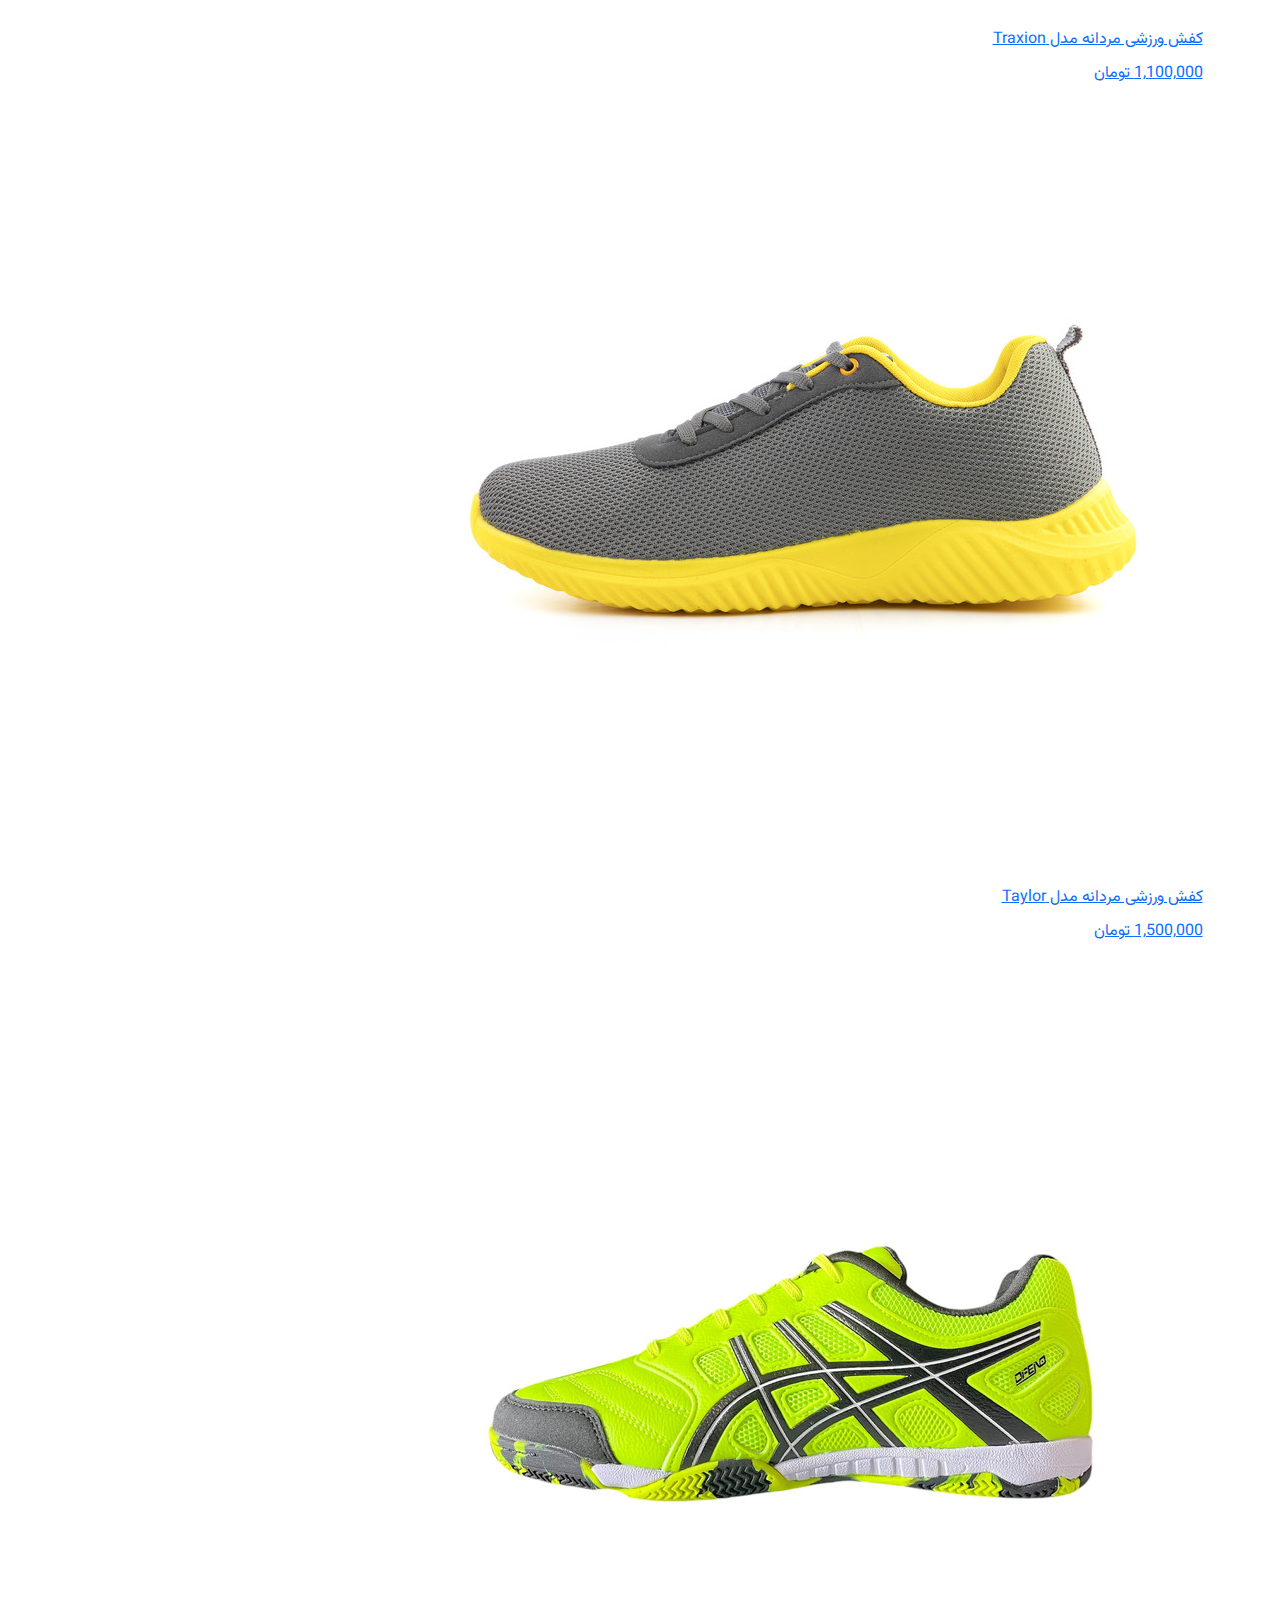
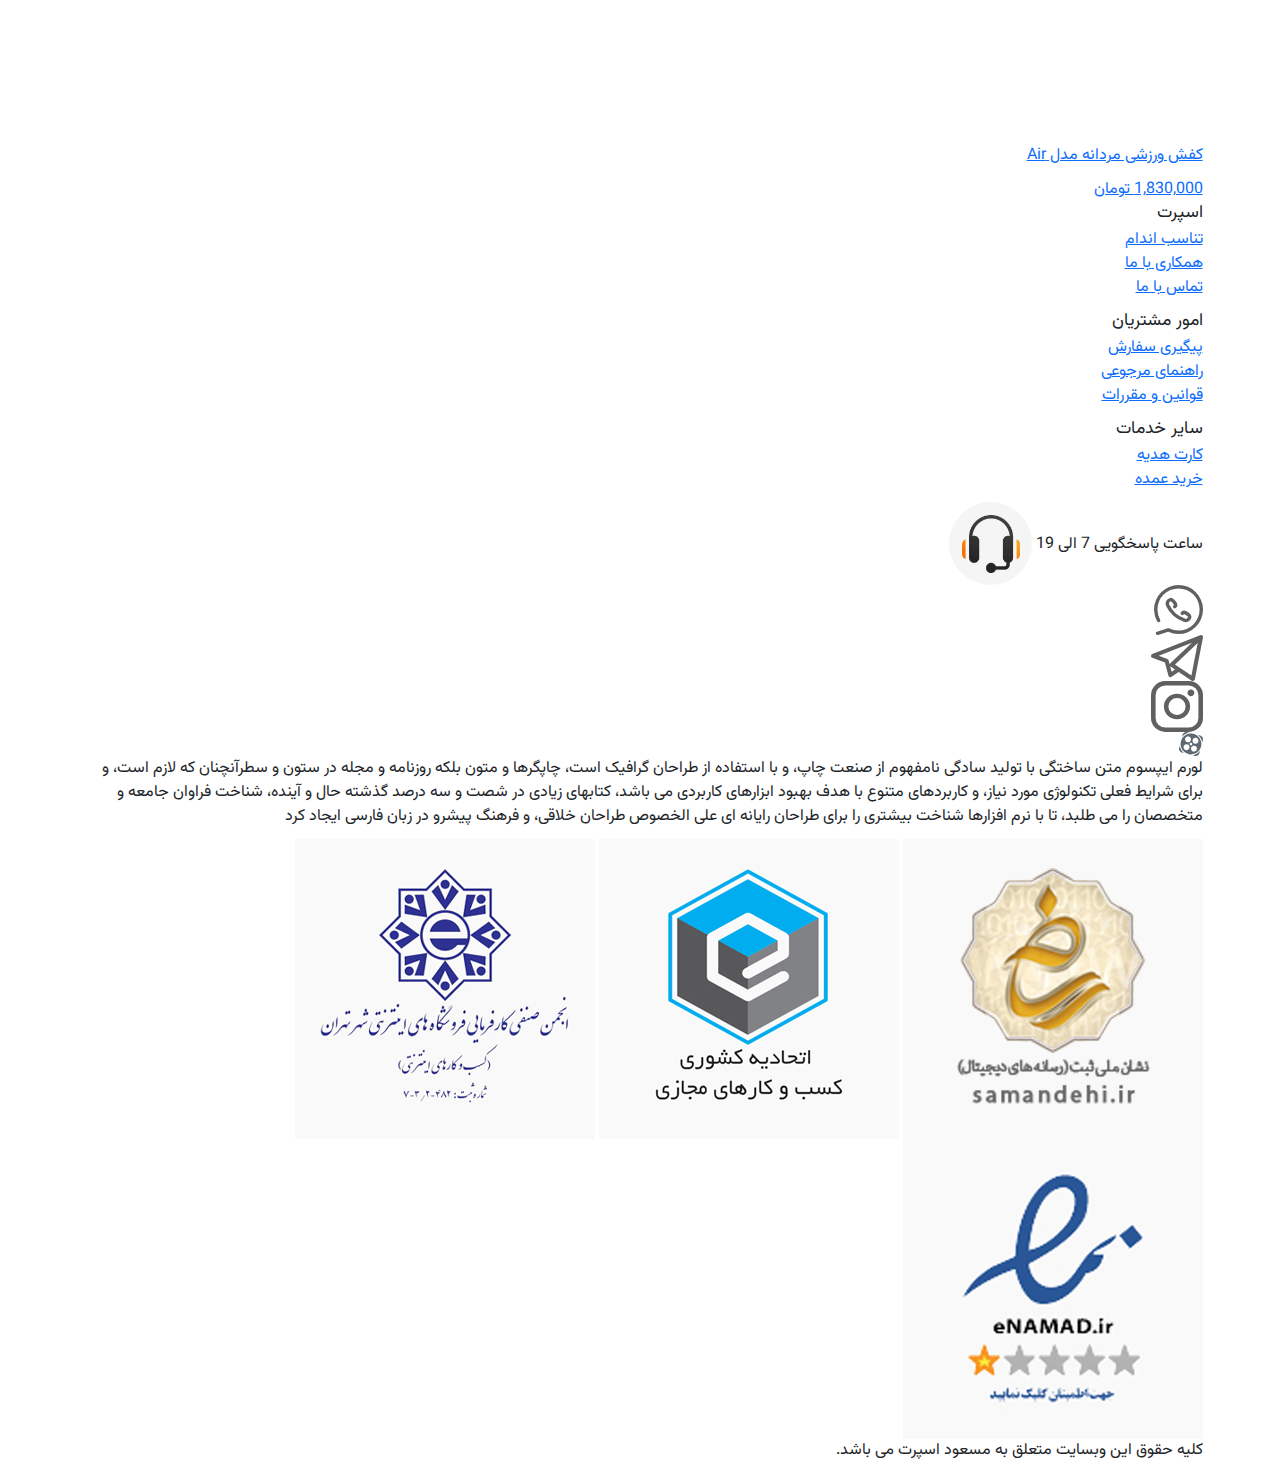
<file: shoes.html>
<!DOCTYPE html>
<html lang="fa" dir="rtl">

<head>
    <meta charset="UTF-8">
    <meta name="viewport" content="width=device-width, initial-scale=1.0">
    <title>Shoes</title>
    <link rel="stylesheet" href="styles/reset.css">
    <link rel="stylesheet" href="styles/fonts.css">
    <link rel="stylesheet" href="styles/bootstrap.min.css">
    <link rel="stylesheet" href="styles/style.css">
    <link rel="stylesheet" href="styles/responsive.css">
</head>

<body>
    <!--==== Header ==== -->
    <header class="header">
        <div class="container">
            <!-- Top Header -->
            <section class="header-top">
                <h1 class="header-logo">
                    <a href="index.html" class="header-logo__link">مسعود اسپرت</a>
                </h1>

                <div class="header-user">
                    <a href="login.html" class="header-user__link">
                        <img src="images/profile.png" alt="user profile" class="header-user__icon">
                    </a>
                    <img src="images/bag.png" alt="user bag" class="header-user__icon">
                </div>

                <!-- Mobile Menu -->
                <div class="header-toggle">
                    <span class="header-toggle__line"></span>
                </div>
            </section>

            <!-- Navogation -->
            <nav class="nav">
                <ul class="header-list">
                    <li class="header-list-item">
                        <img src="images/category.png" alt="category" class="header-list-icon">
                        <a href="index.html" class="header-list__link">خانه</a>
                    </li>
                    <li class="header-list-item"><a href="shoes.html" class="header-list__link">کفش</a></li>
                    <li class="header-list-item"><a href="shirt.html" class="header-list__link">لباس</a></li>
                    <li class="header-list-item"><a href="#" class="header-list__link">تماس با ما</a></li>
                    <li class="header-list-item"><a href="#" class="header-list__link">درباره ما</a></li>
                </ul>
            </nav>

        </div>
    </header>

    <!--==== Main ====-->
    <main class="main">
        <!-- products -->
        <section class="products">
            <div class="container">
                <h2 class="products-title">کفش</h2>

                <div class="products-wrapper">
                    <div class="products-box">
                        <a href="Product.html" class="products-box__link">
                            <img src="images/shoe1.jpg" alt="Shoe Product" class="products-box__img">
                            <p class="products-box__caption">کفش ورزشی مردانه مدل Adidas</p>
                            <span class="products-box__price">5,500,000 تومان</span>
                        </a>
                    </div>

                    <div class="products-box">
                        <a href="Product.html" class="products-box__link">
                            <img src="images/shoe2.jpg" alt="Shoe Product" class="products-box__img">
                            <p class="products-box__caption">کفش ورزشی مردانه مدل Nike</p>
                            <span class="products-box__price">6,000,000 تومان</span>
                        </a>
                    </div>

                    <div class="products-box">
                        <a href="Product.html" class="products-box__link">
                            <img src="images/shoe3.jpg" alt="Shoe Product" class="products-box__img">
                            <p class="products-box__caption">کفش ورزشی مردانه مدل Nike</p>
                            <span class="products-box__price">3,630,000 تومان</span>
                        </a>
                    </div>

                    <div class="products-box">
                        <a href="Product.html" class="products-box__link">
                            <img src="images/shoe4.jpg" alt="Shoe Product" class="products-box__img">
                            <p class="products-box__caption">کفش ورزشی مردانه مدل Humtto</p>
                            <span class="products-box__price">3,630,000 تومان</span>
                        </a>
                    </div>

                    <div class="products-box">
                        <a href="Product.html" class="products-box__link">
                            <img src="images/shoe5.jpg" alt="Shoe Product" class="products-box__img">
                            <p class="products-box__caption">کفش ورزشی مردانه مدل Nike</p>
                            <span class="products-box__price">4,130,000 تومان</span>
                        </a>
                    </div>

                    <div class="products-box">
                        <a href="Product.html" class="products-box__link">
                            <img src="images/shoe6.jpg" alt="Shoe Product" class="products-box__img">
                            <p class="products-box__caption">کفش ورزشی مردانه مدل Adidas</p>
                            <span class="products-box__price">4,430,000 تومان</span>
                        </a>
                    </div>

                    <div class="products-box">
                        <a href="Product.html" class="products-box__link">
                            <img src="images/shoe7.jpg" alt="Shoe Product" class="products-box__img">
                            <p class="products-box__caption">کفش ورزشی مردانه مدل Nike</p>
                            <span class="products-box__price">5,500,000 تومان</span>
                        </a>
                    </div>

                    <div class="products-box">
                        <a href="Product.html" class="products-box__link">
                            <img src="images/shoe8.jpg" alt="Shoe Product" class="products-box__img">
                            <p class="products-box__caption">کفش ورزشی مردانه مدل SJC</p>
                            <span class="products-box__price">1,365,000 تومان</span>
                        </a>
                    </div>

                    <div class="products-box">
                        <a href="Product.html" class="products-box__link">
                            <img src="images/shoe9.jpg" alt="Shoe Product" class="products-box__img">
                            <p class="products-box__caption">کفش ورزشی مردانه مدل Air</p>
                            <span class="products-box__price">1,500,000 تومان</span>
                        </a>
                    </div>

                    <div class="products-box">
                        <a href="Product.html" class="products-box__link">
                            <img src="images/shoe10.jpg" alt="Shoe Product" class="products-box__img">
                            <p class="products-box__caption">کفش ورزشی مردانه مدل Snikers</p>
                            <span class="products-box__price">8,500,000 تومان</span>
                        </a>
                    </div>

                    <div class="products-box">
                        <a href="Product.html" class="products-box__link">
                            <img src="images/shoe11.jpg" alt="Shoe Product" class="products-box__img">
                            <p class="products-box__caption">کفش ورزشی مردانه مدل Nike</p>
                            <span class="products-box__price">3,400,000 تومان</span>
                        </a>
                    </div>

                    <div class="products-box">
                        <a href="Product.html" class="products-box__link">
                            <img src="images/shoe12.jpg" alt="Shoe Product" class="products-box__img">
                            <p class="products-box__caption">کفش ورزشی مردانه مدل Traxion</p>
                            <span class="products-box__price">1,237,000 تومان</span>
                        </a>
                    </div>

                    <div class="products-box">
                        <a href="Product.html" class="products-box__link">
                            <img src="images/shoe13.jpg" alt="Shoe Product" class="products-box__img">
                            <p class="products-box__caption">کفش ورزشی مردانه مدل Traxion</p>
                            <span class="products-box__price">1,100,000 تومان</span>
                        </a>
                    </div>

                    <div class="products-box">
                        <a href="Product.html" class="products-box__link">
                            <img src="images/shoe14.jpg" alt="Shoe Product" class="products-box__img">
                            <p class="products-box__caption">کفش ورزشی مردانه مدل Taylor</p>
                            <span class="products-box__price">1,500,000 تومان</span>
                        </a>
                    </div>

                    <div class="products-box">
                        <a href="#" class="products-box__link">
                            <img src="images/shoe15.jpg" alt="Shoe Product" class="products-box__img">
                            <p class="products-box__caption">کفش ورزشی مردانه مدل Air</p>
                            <span class="products-box__price">1,830,000 تومان</span>
                        </a>
                    </div>
                </div>
            </div>
        </section>

    </main>

    <!--==== Footer ====-->
    <footer class="footer">
        <div class="container">
            <div class="footer-wrapper">
                <!-- Footer Wrapper -->
                <div class="footer-list-wrapper">
                    <!-- Footer List -->
                    <ul class="footer-list">
                        <h3 class="footer-list__title">اسپرت</h3>
                        <li class="footer-list__item">
                            <a href="#" class="footer-list__link">تناسب اندام</a>
                        </li>
                        <li class="footer-list__item">
                            <a href="#" class="footer-list__link">همکاری با ما</a>
                        </li>
                        <li class="footer-list__item">
                            <a href="#" class="footer-list__link">تماس با ما</a>
                        </li>
                    </ul>
                    <ul class="footer-list">
                        <h3 class="footer-list__title">امور مشتریان</h3>
                        <li class="footer-list__item">
                            <a href="#" class="footer-list__link">پیگیری سفارش</a>
                        </li>
                        <li class="footer-list__item">
                            <a href="#" class="footer-list__link">راهنمای مرجوعی</a>
                        </li>
                        <li class="footer-list__item">
                            <a href="#" class="footer-list__link">قوانین و مقررات</a>
                        </li>
                    </ul>
                    <ul class="footer-list">
                        <h3 class="footer-list__title">سایر خدمات</h3>
                        <li class="footer-list__item">
                            <a href="#" class="footer-list__link">کارت هدیه</a>
                        </li>
                        <li class="footer-list__item">
                            <a href="#" class="footer-list__link">خرید عمده</a>
                        </li>
                    </ul>
                </div>

                <!-- Footer Contact -->
                <div class="footer-contact">
                    <div class="footer-contact__call">
                        <span class="footer-contact__number">ساعت پاسخگویی 7 الی 19</span>
                        <img src="images/call.png" alt="call icon" class="footer-contact__logo">
                    </div>

                    <div class="footer-social">
                        <div class="footer-social__box">
                            <img src="images/whatsapp.svg" alt="" class="footer-social__icon">
                        </div>
                        <div class="footer-social__box">
                            <img src="images/telegram.svg" alt="" class="footer-social__icon">
                        </div>
                        <div class="footer-social__box">
                            <img src="images/instagram.svg" alt="" class="footer-social__icon">
                        </div>
                        <div class="footer-social__box">
                            <img src="images/aparat.svg" alt="" class="footer-social__icon">
                        </div>
                    </div>
                </div>
            </div>


            <!-- Foorer Description -->
            <div class="footer-description">
                <p class="footer-description__caption">
                    لورم ایپسوم متن ساختگی با تولید سادگی نامفهوم از صنعت چاپ، و با استفاده از طراحان گرافیک است،
                    چاپگرها و متون بلکه روزنامه و مجله در ستون و سطرآنچنان که لازم است، و برای شرایط فعلی تکنولوژی مورد
                    نیاز، و کاربردهای متنوع با هدف بهبود ابزارهای کاربردی می باشد، کتابهای زیادی در شصت و سه درصد گذشته
                    حال و آینده، شناخت فراوان جامعه و متخصصان را می طلبد، تا با نرم افزارها شناخت بیشتری را برای طراحان
                    رایانه ای علی الخصوص طراحان خلاقی، و فرهنگ پیشرو در زبان فارسی ایجاد کرد
                </p>
                <div class="footer-permission">
                    <div class="footer-permission__box">
                        <img src="images/namad1.jpg" alt="Permission" class="footer-permission__img">
                        <img src="images/namad2.jpg" alt="Permission" class="footer-permission__img">
                        <img src="images/namad3.jpg" alt="Permission" class="footer-permission__img">
                        <img src="images/namad4.jpg" alt="Permission" class="footer-permission__img">
                    </div>
                </div>

                <div class="footer-line"></div>
                <span class="footer-copyright">کلیه حقوق این وبسایت متعلق به مسعود اسپرت می باشد.</span>
            </div>
        </div>
    </footer>

    <!--==== Overlay ====-->
    <div class="overlay"></div>

    <script src="js/scripts.js"></script>
</body>

</html>
</file>
<file: styles/fonts.css>
@font-face {
    font-family: 'Vazir Regular';
    src: url('../fonts/Vazirmatn-Regular.ttf') format('truetype');
}

@font-face {
    font-family: 'Vazir Medium';
    src: url('../fonts/Vazirmatn-Medium.ttf') format('truetype');
}

@font-face {
    font-family: 'Vazir Bold';
    src: url('../fonts/Vazirmatn-Bold.ttf') format('truetype');
}
</file>
<file: styles/style.css>
/* 
===============
  Base Style
===============
*/

html {
    font-size: 10px;
    box-sizing: border-box;
}

*,
*::before,
*::after {
    margin: 0;
    padding: 0;
    box-sizing: inherit;
}

body {
    font-size: 1.6rem;
    font-family: "Vazir Regular";
}

/* 
==================
  Helper Classes
==================
*/

.hidden {
    display: none;
}
</file>
<file: styles/responsive.css>
@media(max-width:1400px) {}

@media(max-width:1200px) {}

@media(max-width:992px) {
    .header-list__link {
        font-size: 1.5rem;
    }

    .guarantee-wrapper {
        gap: 2rem;
    }

    .guarantee-box__caption {
        font-size: 1.1rem;
    }

    .products-wrapper {
        grid-template-columns: repeat(3, 19rem);
    }
}

@media(max-width:768px) {

    .header-list-icon {
        display: none;
    }

    .header-list {
        display: flex;
        gap: 4rem;
        flex-direction: column;
        background-color: #ededed;
        padding: 6rem 2rem 2rem 2rem;
        position: fixed;
        right: -25rem;
        top: 0;
        bottom: 0;
        width: 25rem;
        height: 100%;
        justify-content: flex-start;
        margin-top: 0;
        transition: 0.2s;
        color: #fff;
        z-index: 101;
    }

    .header-list--show {
        right: 0;

    }

    .header-toggle {
        display: flex;
    }

    .header-list__link {
        font-family: "Vazir Medium";
    }

    .home-slider__img.desktop {
        display: none;
    }

    .home-slider__img.mobile {
        display: block;

    }

    .products-wrapper {
        grid-template-columns: repeat(2, 1fr);
    }

    .footer-wrapper {
        flex-direction: column;
        gap: 3.5rem;
    }

    .footer-list-wrapper {
        flex-wrap: wrap;
        margin-right: 2rem
    }

    .login-wrapper {
        flex-direction: column;
        text-align: center;
    }

    .left h2 {
        font-size: 2.6rem;
    }

    .logo {
        font-size: 5rem;
    }
}

@media(max-width:576px) {
    .products-wrapper {
        grid-template-columns: repeat(2, 1fr);
    }

    .footer-description__caption {
        font-size: 1.4rem;
    }

    .footer-permission__img {
        width: 8rem;
    }

    .footer-contact__call {
        justify-content: center;
    }

    .footer-social {
        justify-content: center;
    }

    .product-wrapper {
        flex-direction: column;
    }

    .product-info {
        order: 2;
        display: flex;
        flex-direction: column;
    }

    .price-section {
        justify-content: center;
    }
}

@media(max-width:467px) {
    .products-wrapper {
        grid-template-columns: repeat(1, 1fr);
    }

    .products-box {
        width: auto;
        height: auto;
    }

    .products-box::after {
        top: 3rem;
        width: 13rem;
    }
}

@media (max-width:427px) {
    .guarantee-box__caption {
        font-size: 1rem;
    }

    .guarantee-box__img {
        width: 3rem;
        height: 3rem;
    }

    .footer-description__caption {
        font-size: 1.3rem;
        padding: 0 1.8rem;
    }

    .footer-permission__img {
        width: 6.5rem;
    }

    .header-logo {
        font-size: 2rem;
    }
}
</file>
<file: styles/login.css>
/* 
===============
  Base Style
===============
*/

html {
    font-size: 10px;
    box-sizing: border-box;
}

*,
*::before,
*::after {
    margin: 0;
    padding: 0;
    box-sizing: inherit;
}

body {
    font-size: 1.6rem;
    font-family: "Vazir Regular";
}

/* 
===============
  Main
===============
*/

.main {
    display: flex;
    justify-content: center;
    padding: 5rem 0;
}

.login-wrapper {
    display: flex;
    box-shadow: 0 20px 50px rgba(0, 0, 0, 0.12);
    border-radius: 20px;
    overflow: hidden;
}

.left {
    flex: 1;
    background: linear-gradient(135deg, #f5f5f5, #e0e0e0);
    display: flex;
    flex-direction: column;
    align-items: center;
    justify-content: center;
    padding: 50px 30px;
}

.logo {
    font-size: 60px;
    font-weight: 800;
    color: #ff6200;
    margin-bottom: 20px;
}

.left h2 {
    font-size: 26px;
    color: #222;
    margin-bottom: 15px;
}

.left p {
    color: #555;
    text-align: center;
    line-height: 1.8;
    font-size: 15px;
}

.right {
    flex: 1;
    background: white;
    padding: 60px 50px;
    display: flex;
    flex-direction: column;
    justify-content: center;
}

.right h3 {
    font-size: 26px;
    margin-bottom: 12px;
    color: #222;
}

.right p {
    color: #666;
    font-size: 15px;
    margin-bottom: 35px;
    line-height: 1.7;
}

.input-wrapper {
    position: relative;
    margin-bottom: 30px;
}

.input-wrapper input {
    width: 100%;
    padding: 16px 20px;
    border: 1px solid #ddd;
    border-radius: 12px;
    font-size: 17px;
    text-align: left;
    direction: ltr;
}

.input-wrapper::after {
    content: "شماره موبایل";
    position: absolute;
    right: 16px;
    top: 16px;
    font-size: 13px;
    color: #999;
    pointer-events: none;
}

.login-btn {
    background: #ff6200;
    color: white;
    border: none;
    padding: 16px;
    border-radius: 12px;
    font-size: 18px;
    font-weight: 600;
    cursor: pointer;
    margin-top: 10px;
}

.login-btn:hover {
    background: #e55a00;
}

.links {
    text-align: center;
    margin-top: 30px;
}

.links a {
    color: #ff6200;
    text-decoration: none;
    font-size: 14px;
}

.links a:hover {
    text-decoration: underline;
}

.social {
    display: flex;
    justify-content: center;
    gap: 25px;
    margin-top: 40px;
}

.social img {
    width: 28px;
    opacity: 0.6;
}
</file>
<file: styles/Product.css>
.contact p {
    color: #666;
}

.social a {
    margin-left: 20px;
    color: #ff6200;
    font-size: 20px;
}

.footer-cols {
    display: grid;
    grid-template-columns: repeat(3, 1fr);
    gap: 60px;
}

.footer-cols h4 {
    font-size: 19px;
    color: #222;
    margin-bottom: 26px;
}

.footer-cols a,
.footer-cols p {
    display: block;
    color: #666;
    margin-bottom: 15px;
    font-size: 15px;
}

.footer-cols a:hover {
    color: #ff6200;
}

.badges {
    display: flex;
    justify-content: flex-start;
    gap: 32px;
    flex-wrap: wrap;
    margin-top: 50px;
}

.badges img {
    height: 65px;
    filter: grayscale(100%);
    opacity: 0.7;
    transition: .4s;
}

.badges img:hover {
    filter: grayscale(0);
    opacity: 1;
}

.footer-bottom {
    text-align: center;
    padding-top: 35px;
    border-top: 1px solid #eee;
    color: #999;
    font-size: 14px;
}

.logo {
    font-size: 38px;
    font-weight: 900;
    color: #ff6200;
    letter-spacing: -1px;
}

.nav a {
    margin-left: 38px;
    color: #444;
    font-weight: 500;
    font-size: 15.5px;
    transition: color .3s;
}

.nav a:hover {
    color: #ff6200;
}

.cart {
    color: #ff6200;
    font-weight: 600;
    font-size: 15.5px;
    position: relative;
}

.count {
    position: absolute;
    top: -10px;
    right: -22px;
    background: #ff6200;
    color: #fff;
    width: 24px;
    height: 24px;
    border-radius: 50%;
    font-size: 12px;
    display: flex;
    align-items: center;
    justify-content: center;
}

.header-list {
    gap: 0;
}

/* 
=============
    Main
=============
*/

.main {
    padding: 60px 0;
}

.product-wrapper {
    display: flex;
    gap: 4rem;
    align-items: start;
}

/* اطلاعات محصول */
.product-info .title {
    font-size: 29px;
    font-weight: 800;
    color: #222;
    margin-bottom: 20px;
}

.meta {
    display: flex;
    flex-direction: column;
    gap: 10px;
    margin-bottom: 35px;
    color: #666;
    font-size: 15px;
}

.meta span:nth-child(2) {
    color: #ff6200;
    font-weight: 500;
}

.details h3 {
    font-size: 19px;
    margin: 40px 0 18px;
    color: #222;
}

.details ul {
    padding-right: 24px;
}

.details li {
    position: relative;
    margin-bottom: 12px;
    color: #555;
}

.details li::before {
    content: "•";
    color: #ff6200;
    position: absolute;
    right: -24px;
    font-size: 20px;
}

/* قیمت و خرید */
.price-section {
    display: flex;
    align-items: center;
    gap: 28px;
    flex-wrap: wrap;
    margin: 45px 0;
}

.price {
    font-size: 34px;
    font-weight: 800;
    color: #222;
}

.currency {
    font-size: 19px;
    color: #666;
    margin-right: 4px;
}

.quantity {
    display: flex;
    align-items: center;
    border: 1.8px solid #ddd;
    border-radius: 14px;
    overflow: hidden;
    height: 58px;
}

.quantity button {
    width: 58px;
    height: 100%;
    background: #f8f8f8;
    border: none;
    font-size: 26px;
    cursor: pointer;
    transition: .2s;
}

.quantity button:hover {
    background: #eee;
}

.quantity .num {
    padding: 0 32px;
    font-size: 20px;
    font-weight: 700;
}

.add-to-cart {
    background: #ff6200;
    color: #fff;
    border: none;
    padding: 17px 48px;
    border-radius: 14px;
    font-size: 18px;
    font-weight: 600;
    cursor: pointer;
    transition: all .3s;
}

.add-to-cart:hover {
    background: #e55a00;
    transform: translateY(-3px);
    box-shadow: 0 10px 25px rgba(255, 98, 0, 0.3);
}

/* سایز */
.size-section h3 {
    font-size: 19px;
    margin: 45px 0 20px;
    color: #222;
}

.sizes {
    display: flex;
    gap: 14px;
    flex-wrap: wrap;
}

.sizes button {
    width: 58px;
    height: 58px;
    border: 1.8px solid #ddd;
    background: #fff;
    border-radius: 14px;
    font-weight: 600;
    font-size: 17px;
    cursor: pointer;
    transition: all .3s;
}

.sizes button:hover {
    border-color: #ff6200;
}

.sizes button.active {
    background: #222;
    color: #fff;
    border-color: #222;
}

.size-guide {
    display: block;
    margin-top: 30px;
    color: #ff6200;
    font-size: 15px;
}

/* گالری */
.product-gallery {
    text-align: center;
}

.main-img img {
    width: 100%;
    max-width: 620px;
    border-radius: 20px;
    box-shadow: 0 25px 60px rgba(0, 0, 0, 0.15);
    transition: transform .5s;
}

.main-img img:hover {
    transform: scale(1.025);
}

.thumbnails {
    display: flex;
    justify-content: center;
    gap: 18px;
    margin-top: 28px;
    flex-wrap: wrap;
}

.thumbnails img {
    width: 92px;
    height: 92px;
    object-fit: cover;
    border-radius: 14px;
    border: 3px solid transparent;
    cursor: pointer;
    transition: all .4s;
}

.thumbnails img:hover,
.thumbnails img.active {
    border-color: #ff6200;
    transform: scale(1.1);
}

/* فوتر */
.footer {
    background: #fff;
    padding: 100px 0 50px;
    margin-top: 120px;
    border-top: 1px solid #eee;
}

.footer-top {
    display: grid;
    grid-template-columns: 1fr 1fr;
    gap: 80px;
    margin-bottom: 70px;
    align-items: start;
}

.contact .phone span {
    font-size: 24px;
    font-weight: 700;
    color: #222;
    display: block;
    margin-bottom: 8px;
}
</file>
